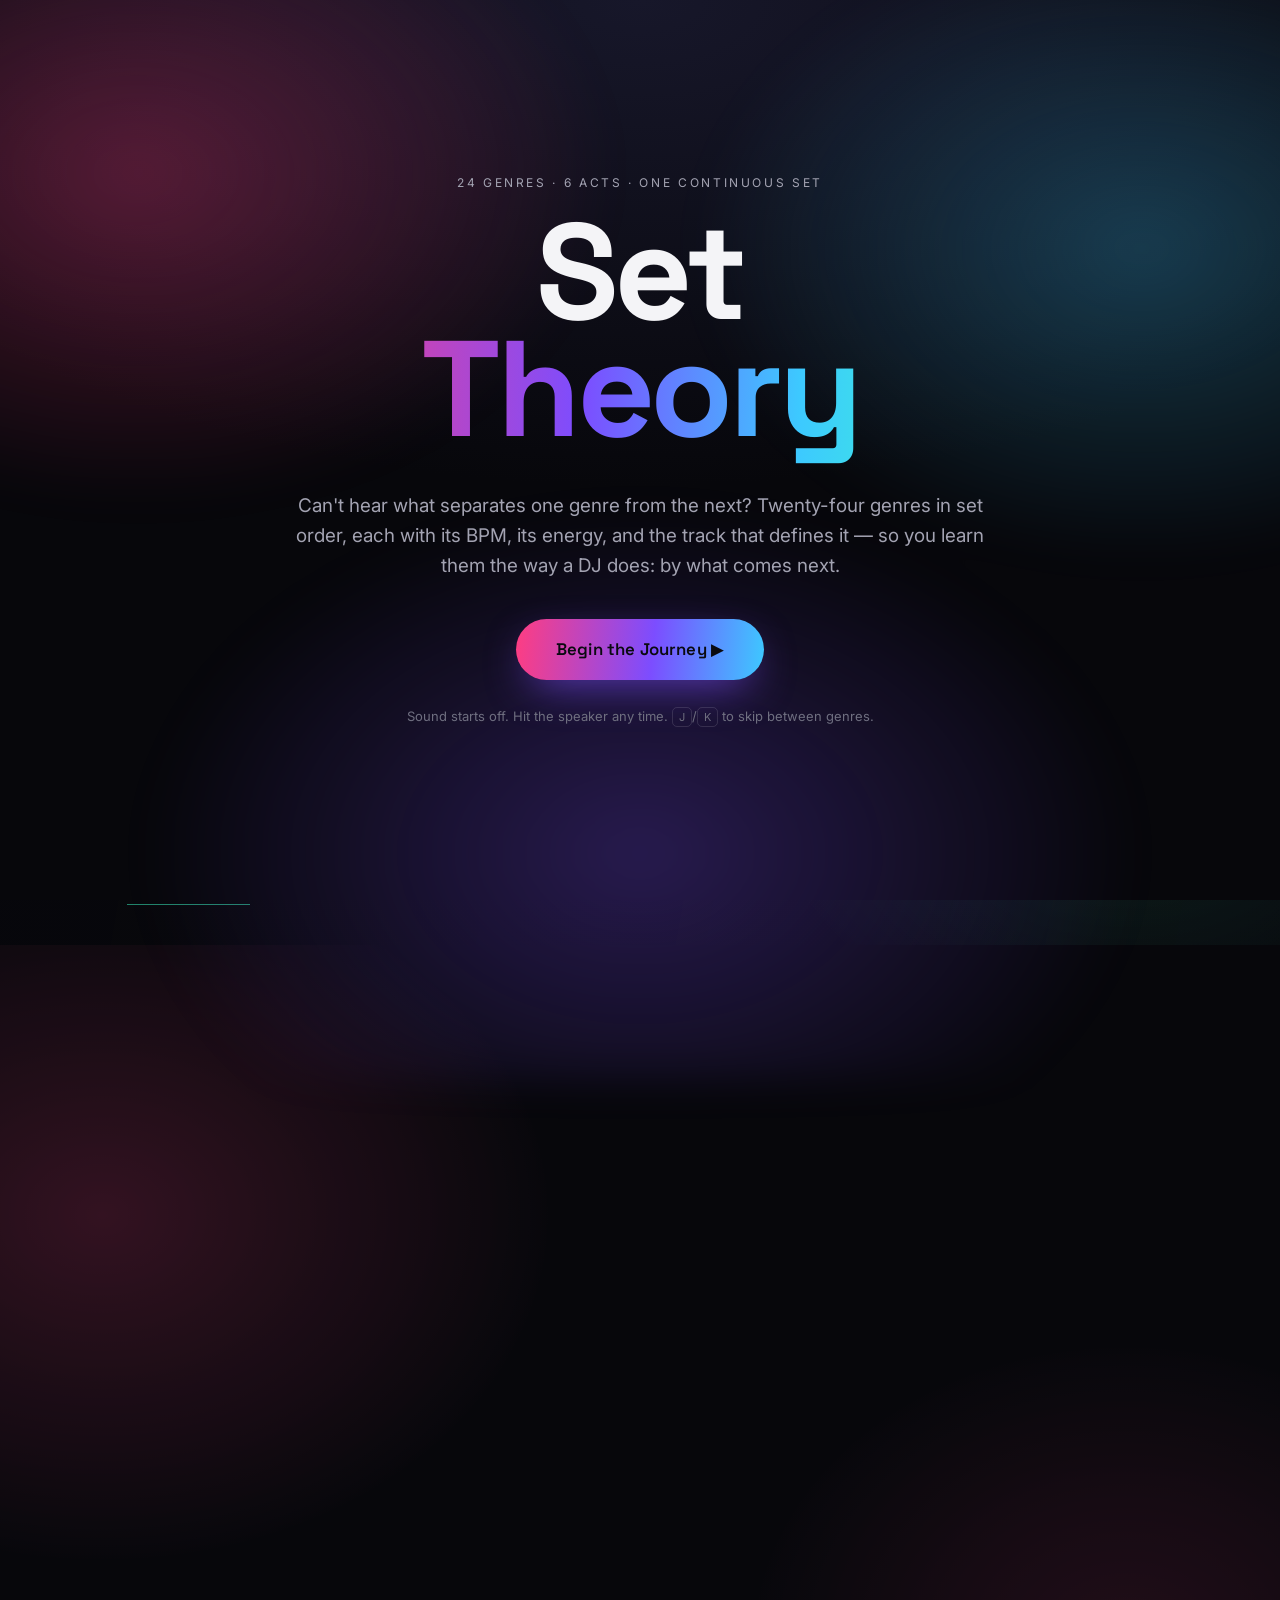
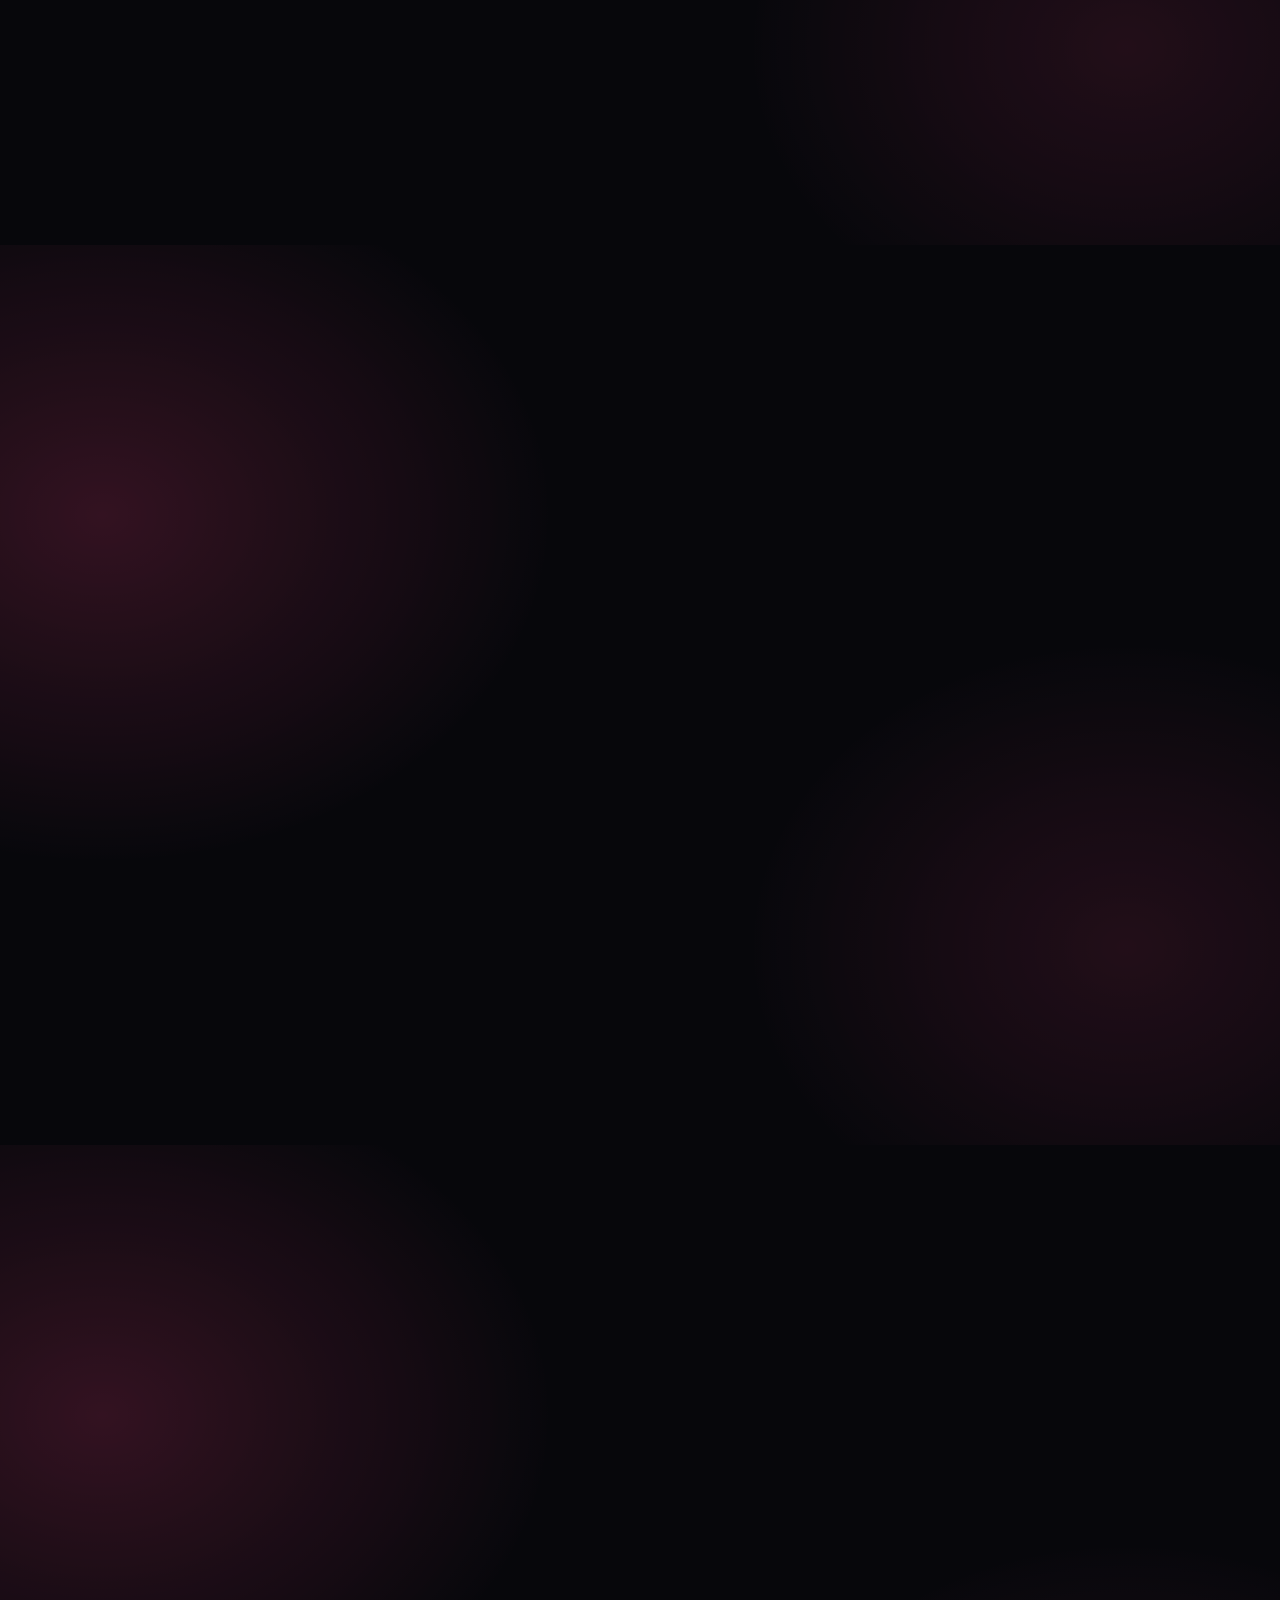
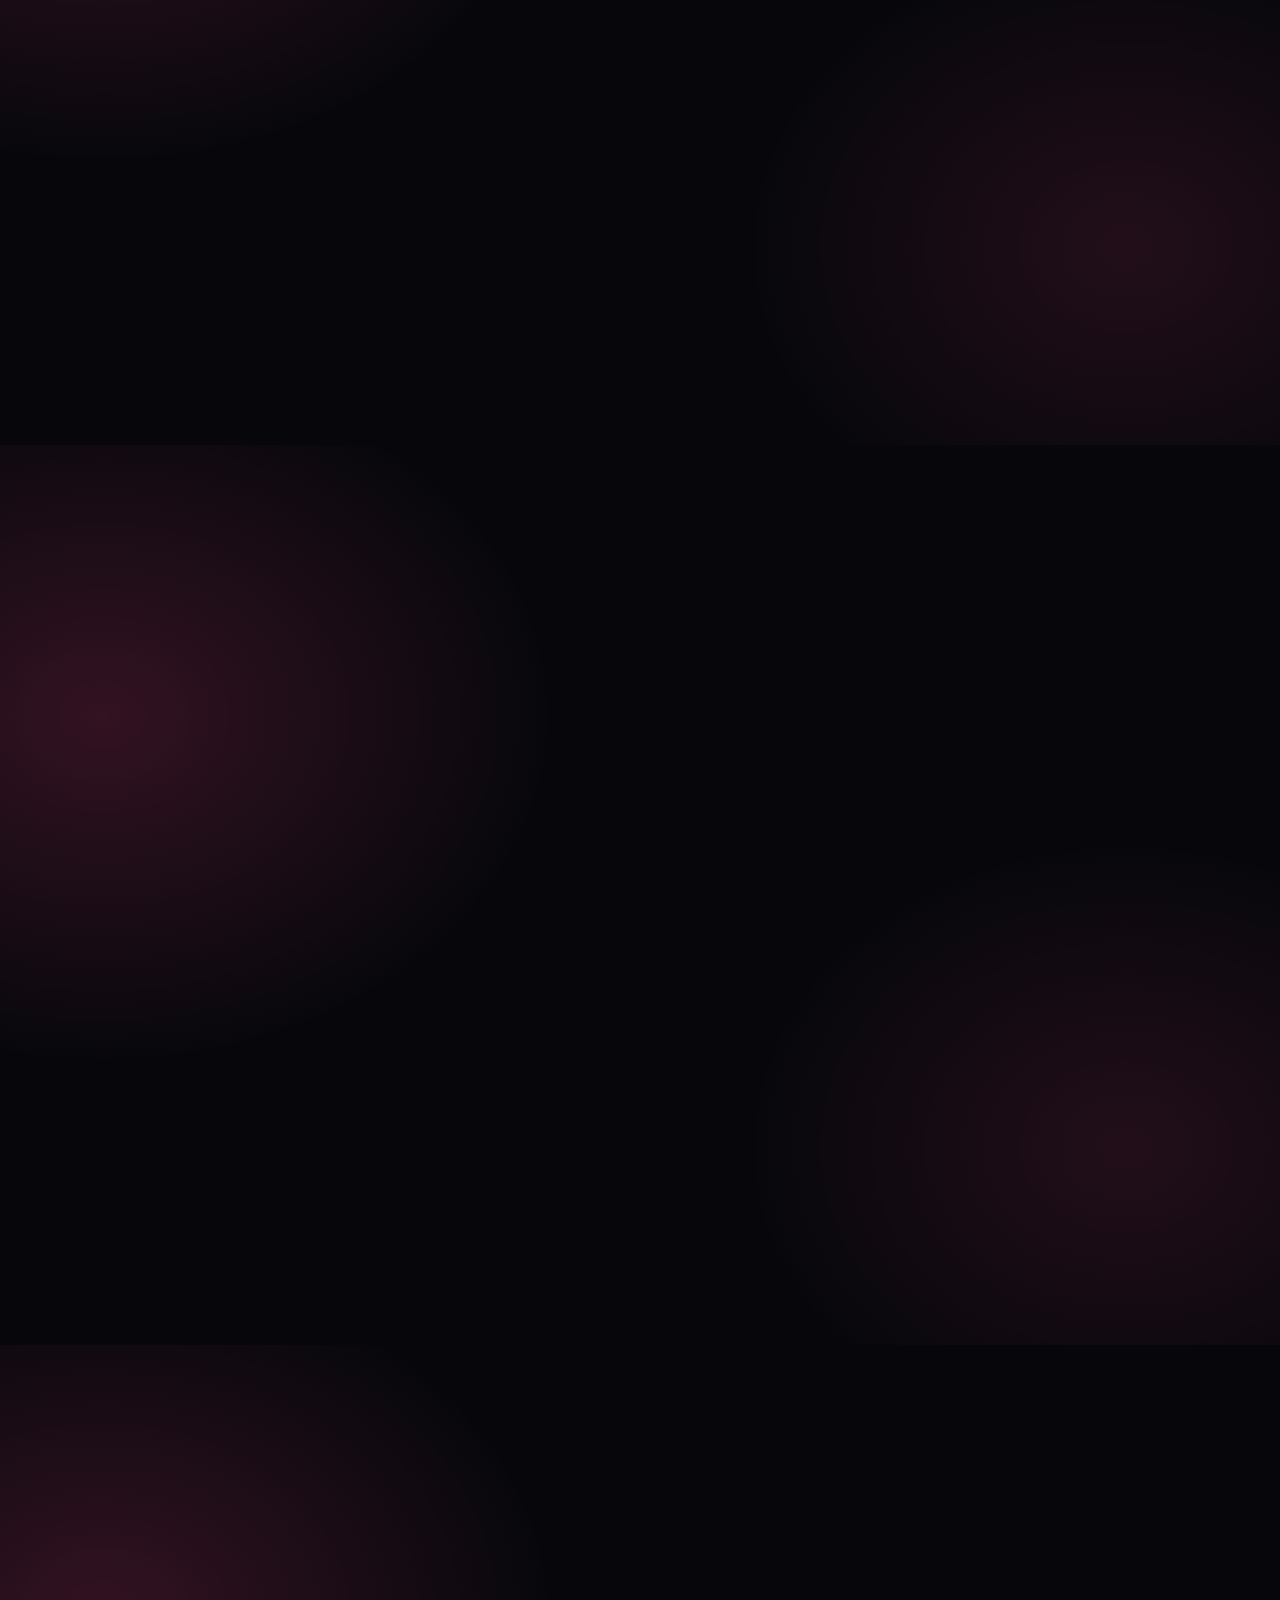
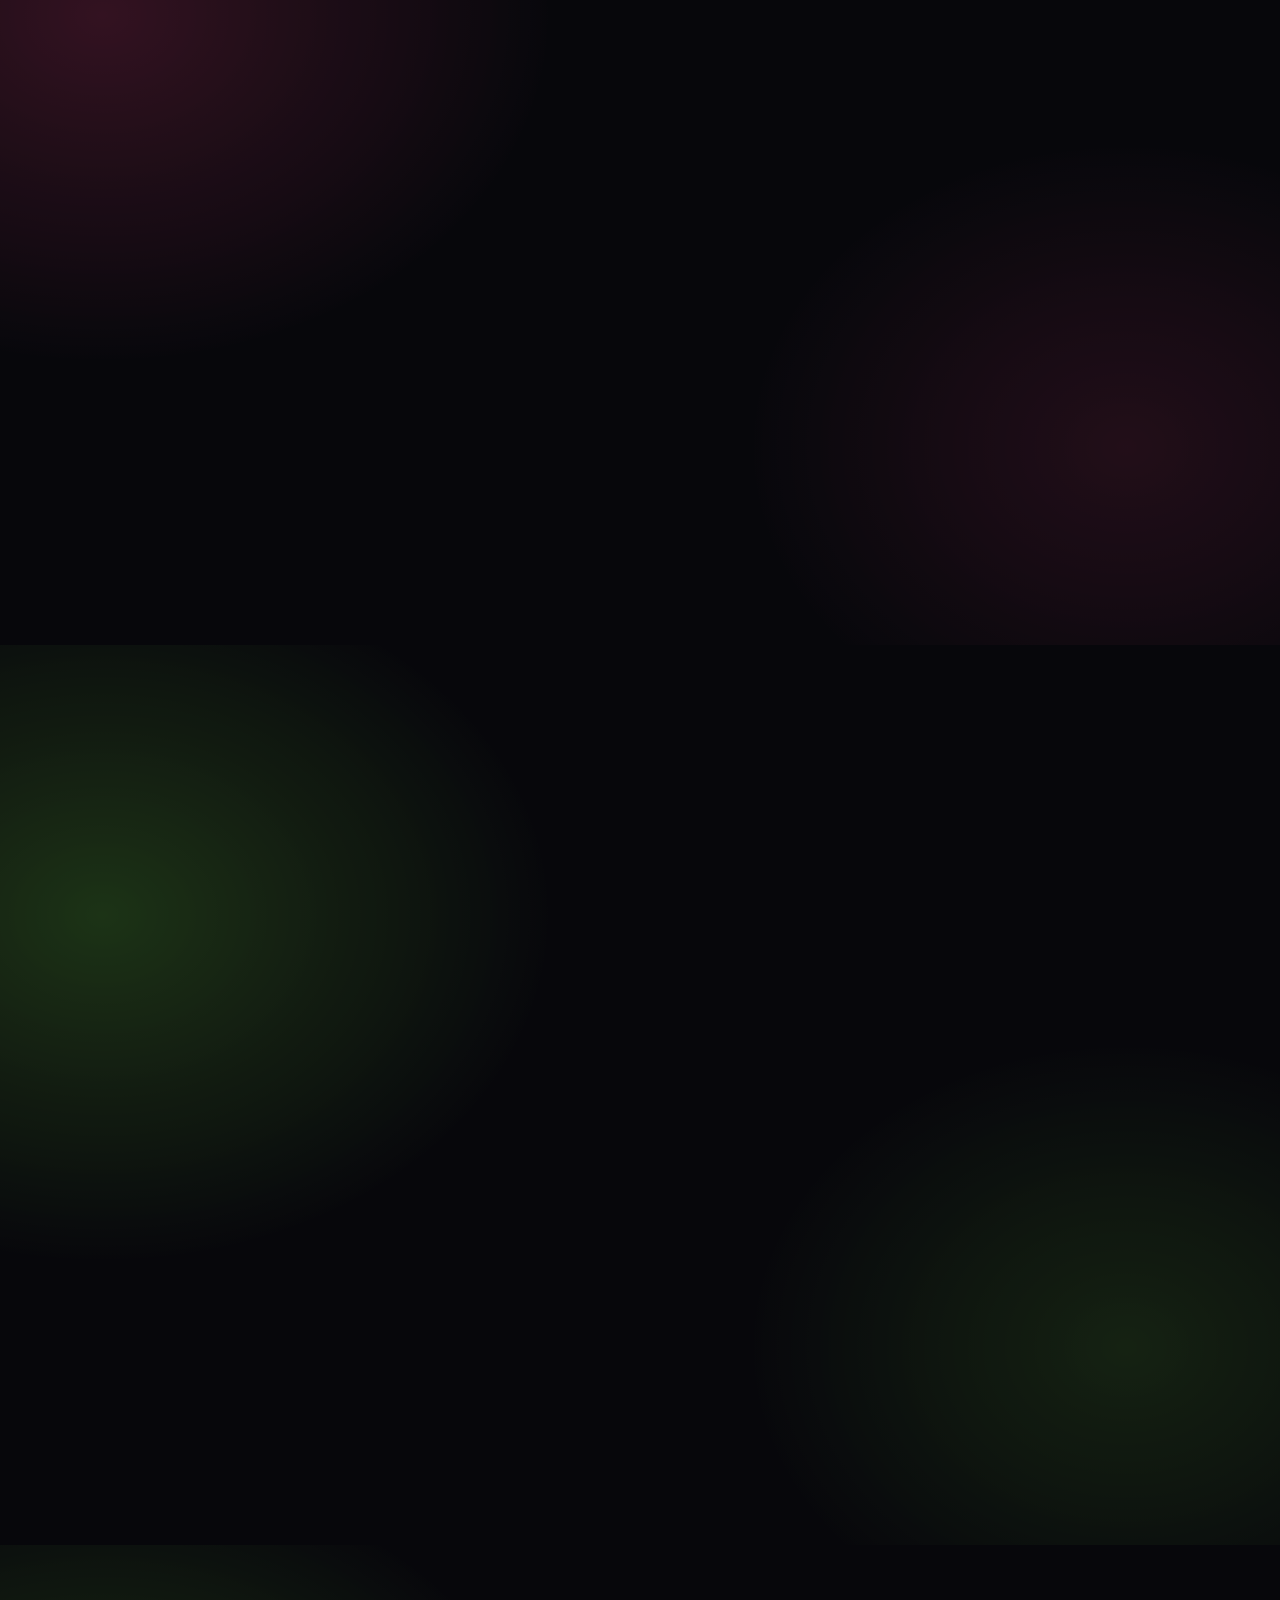
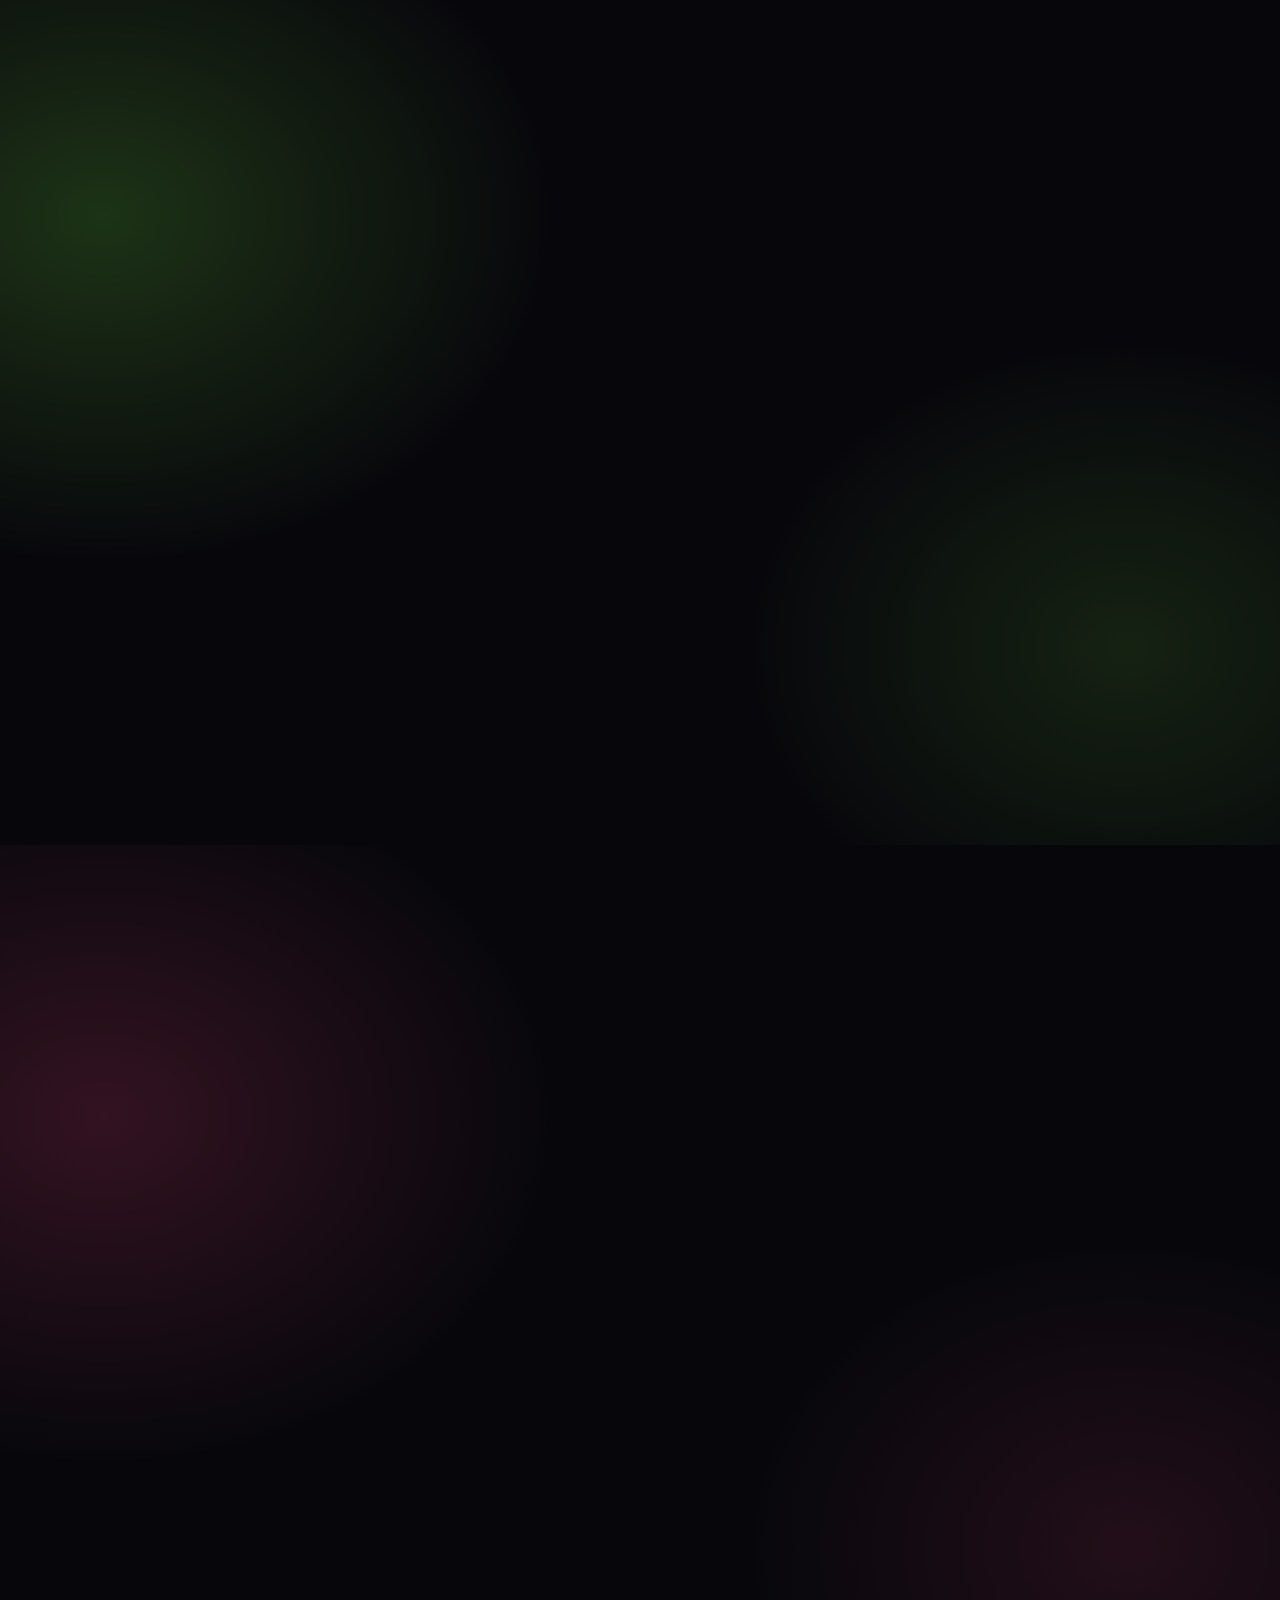
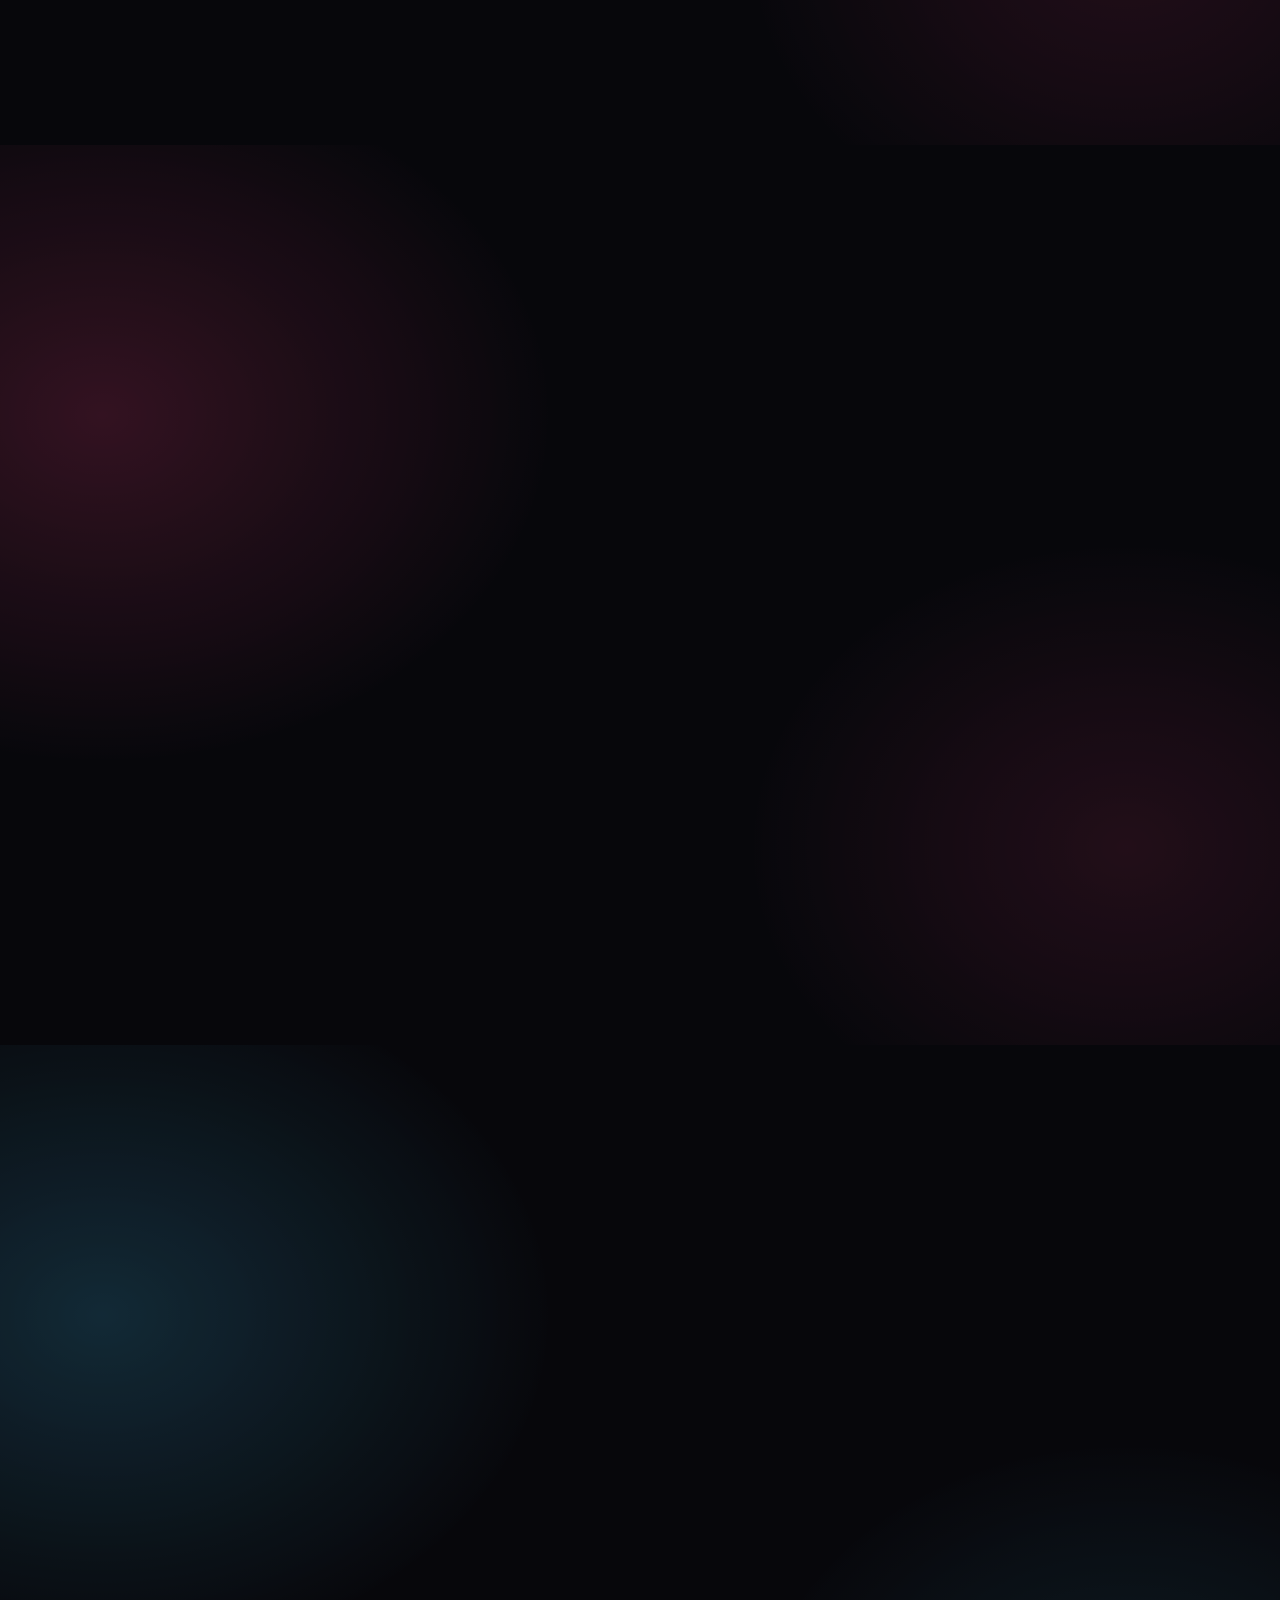
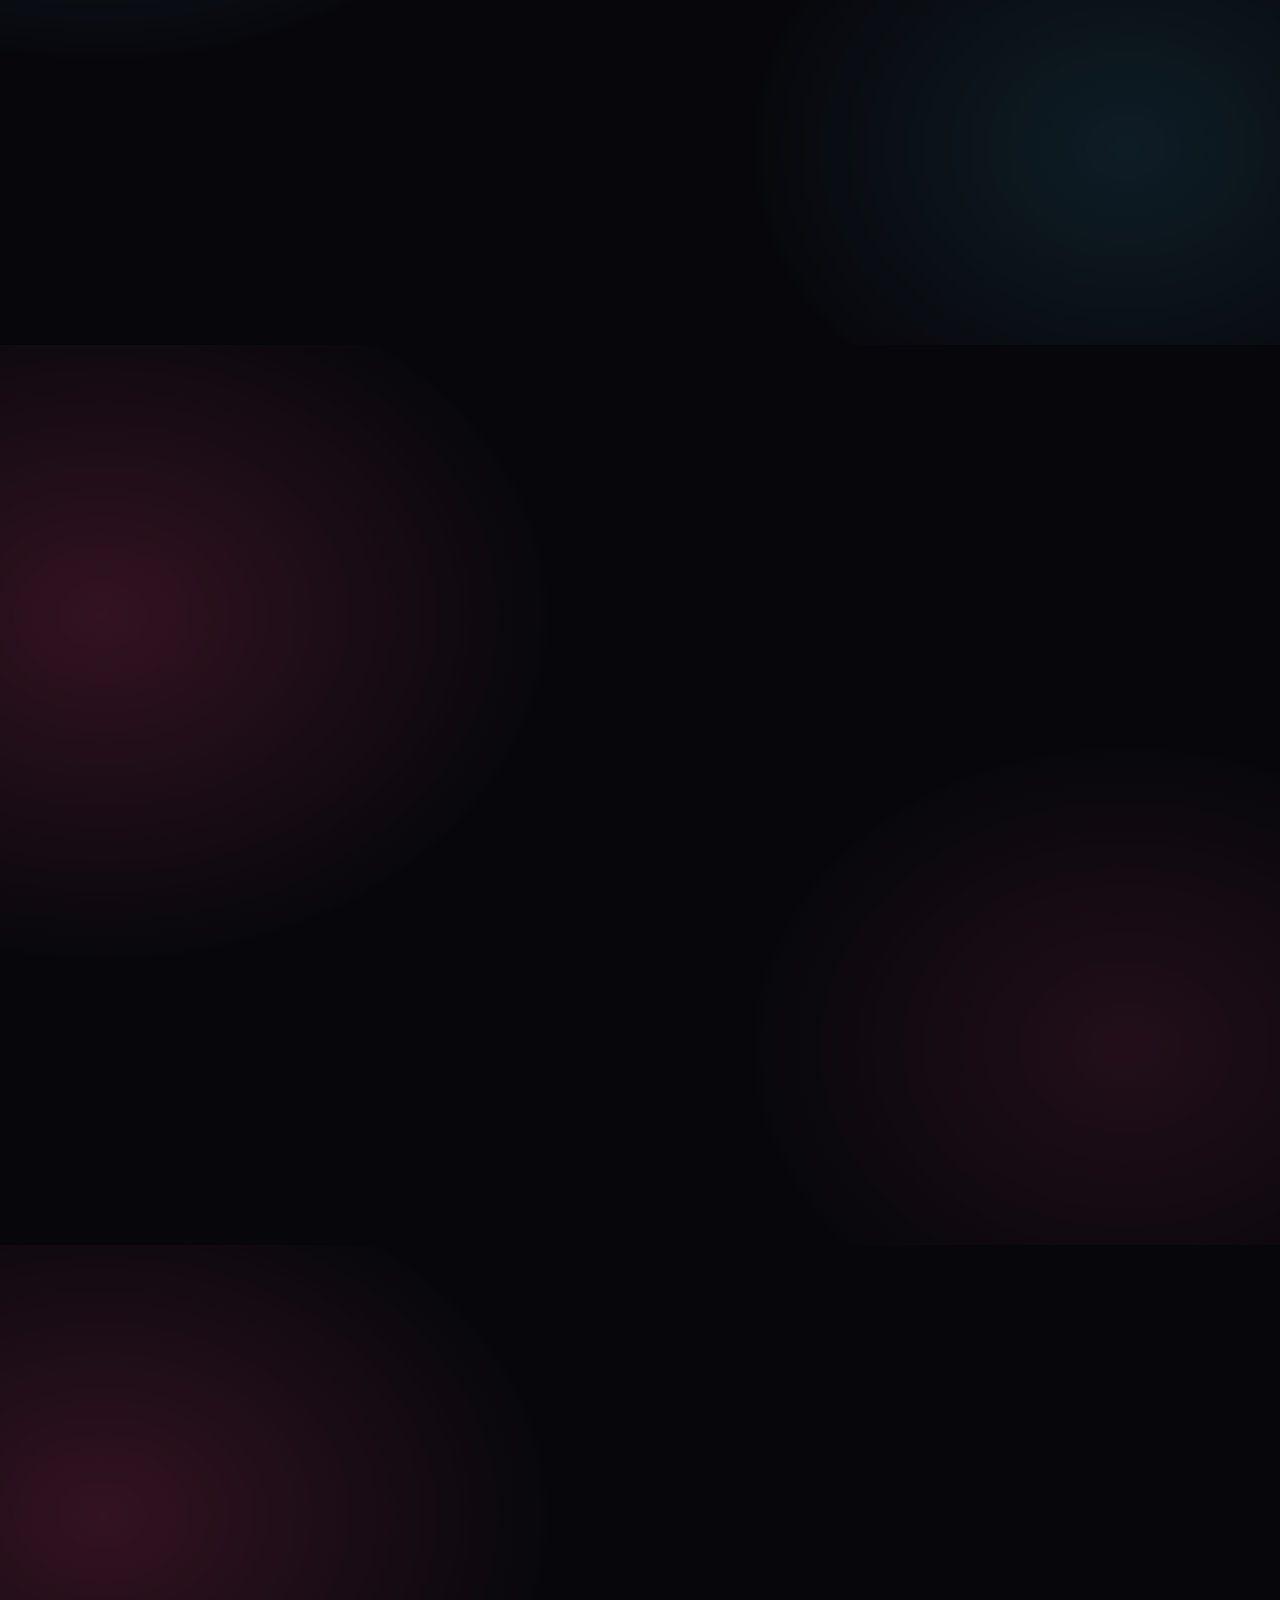
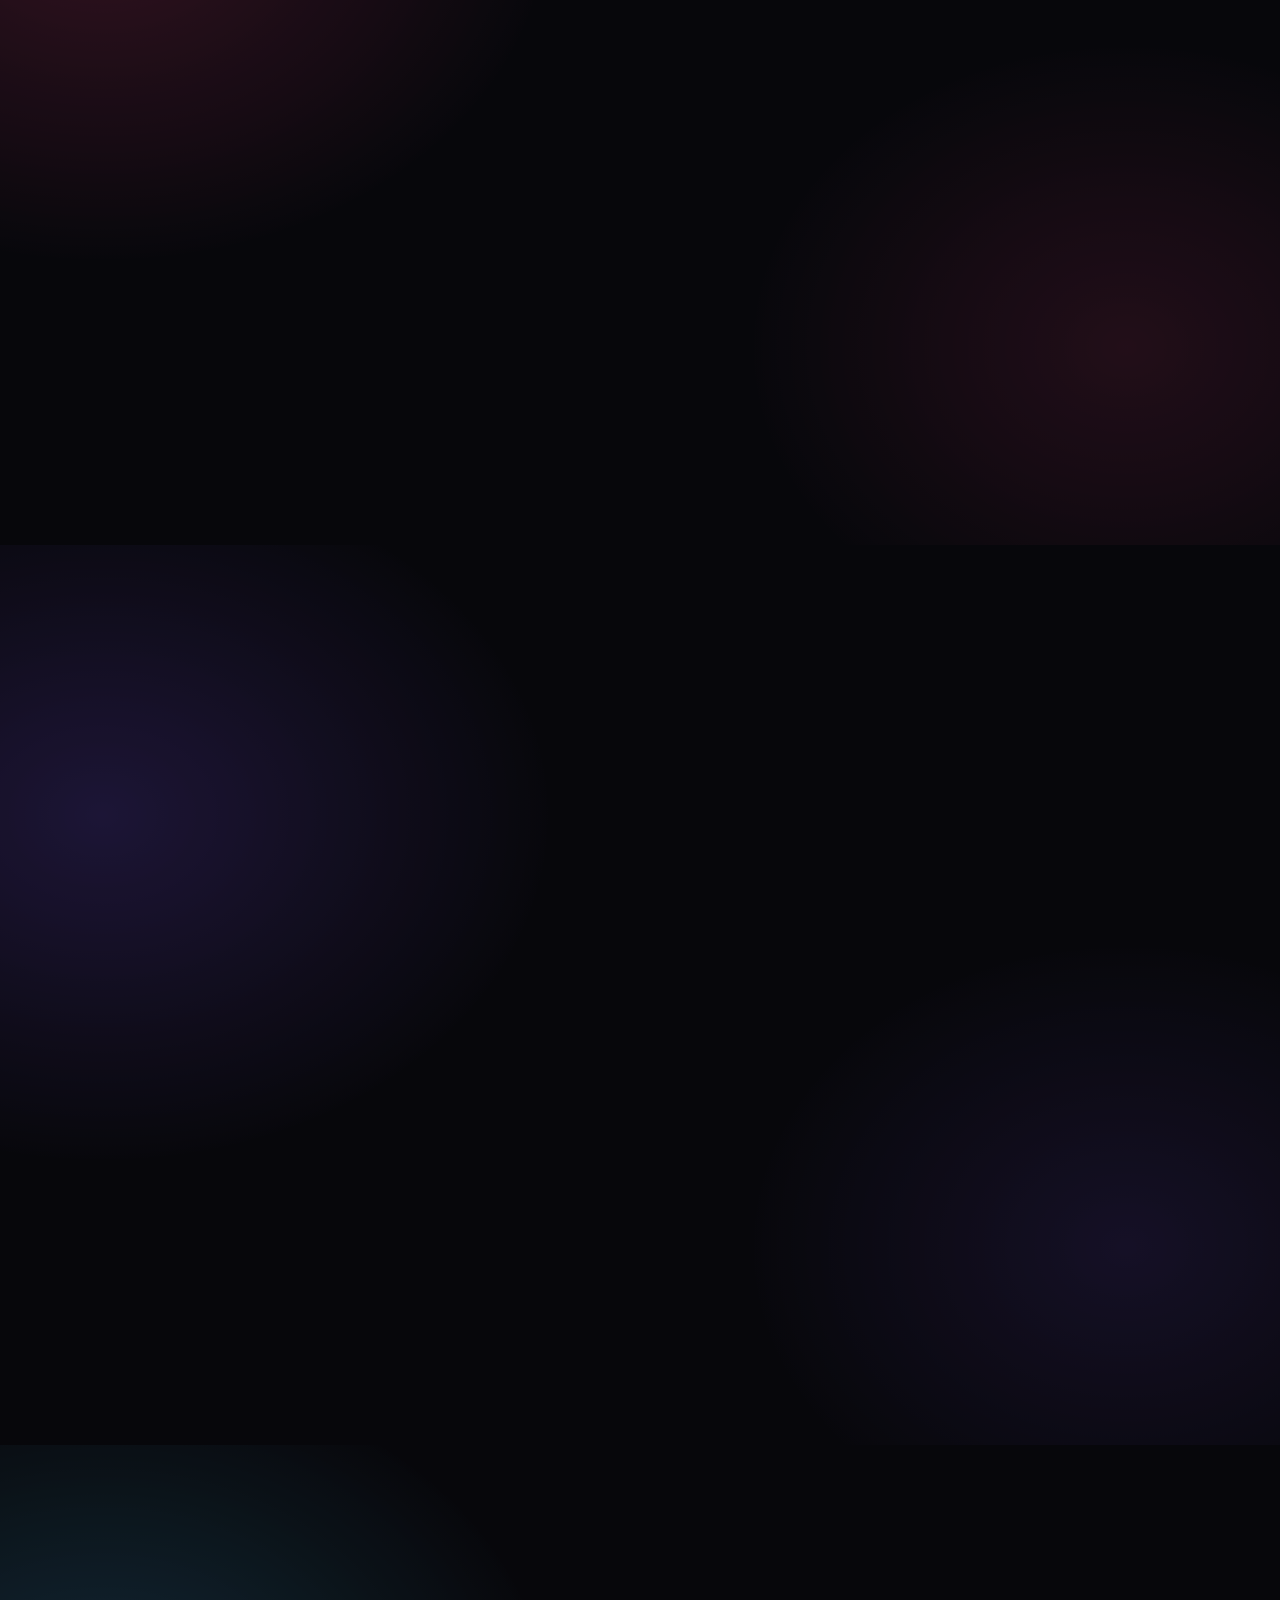
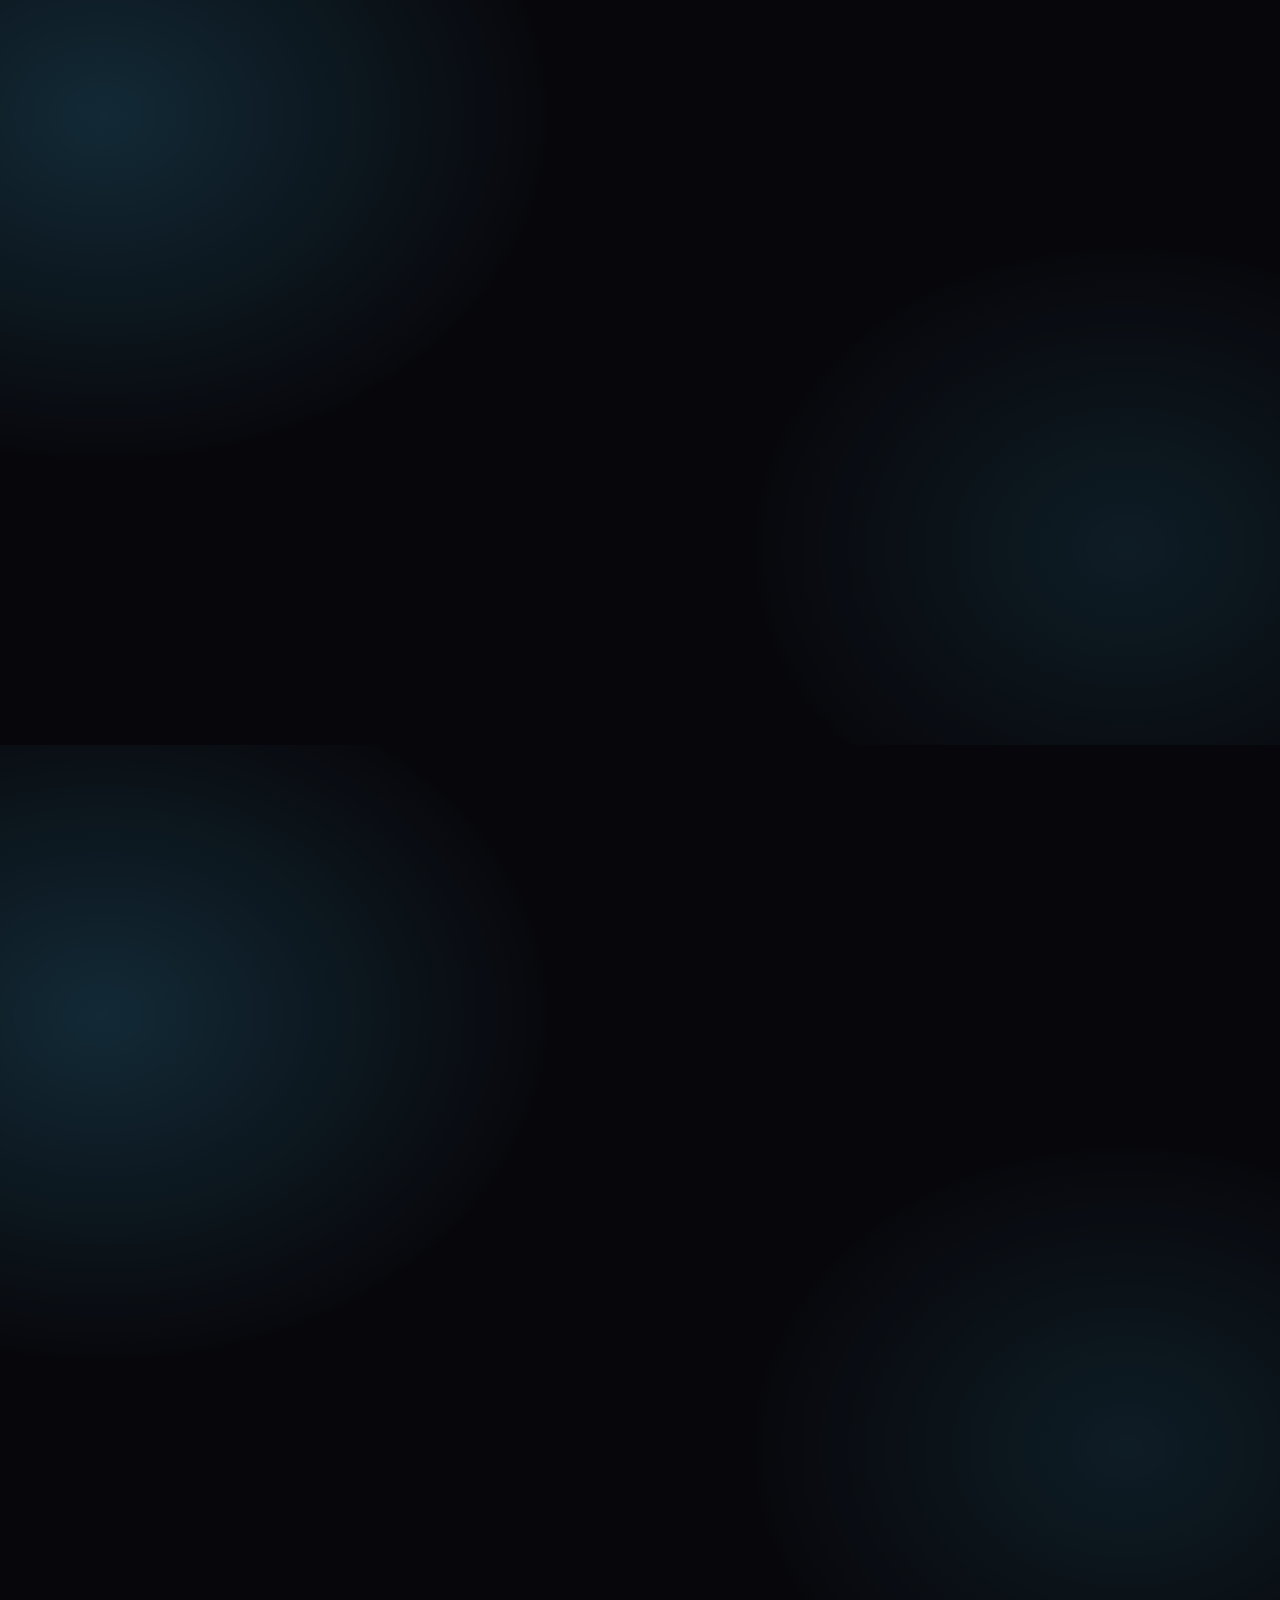
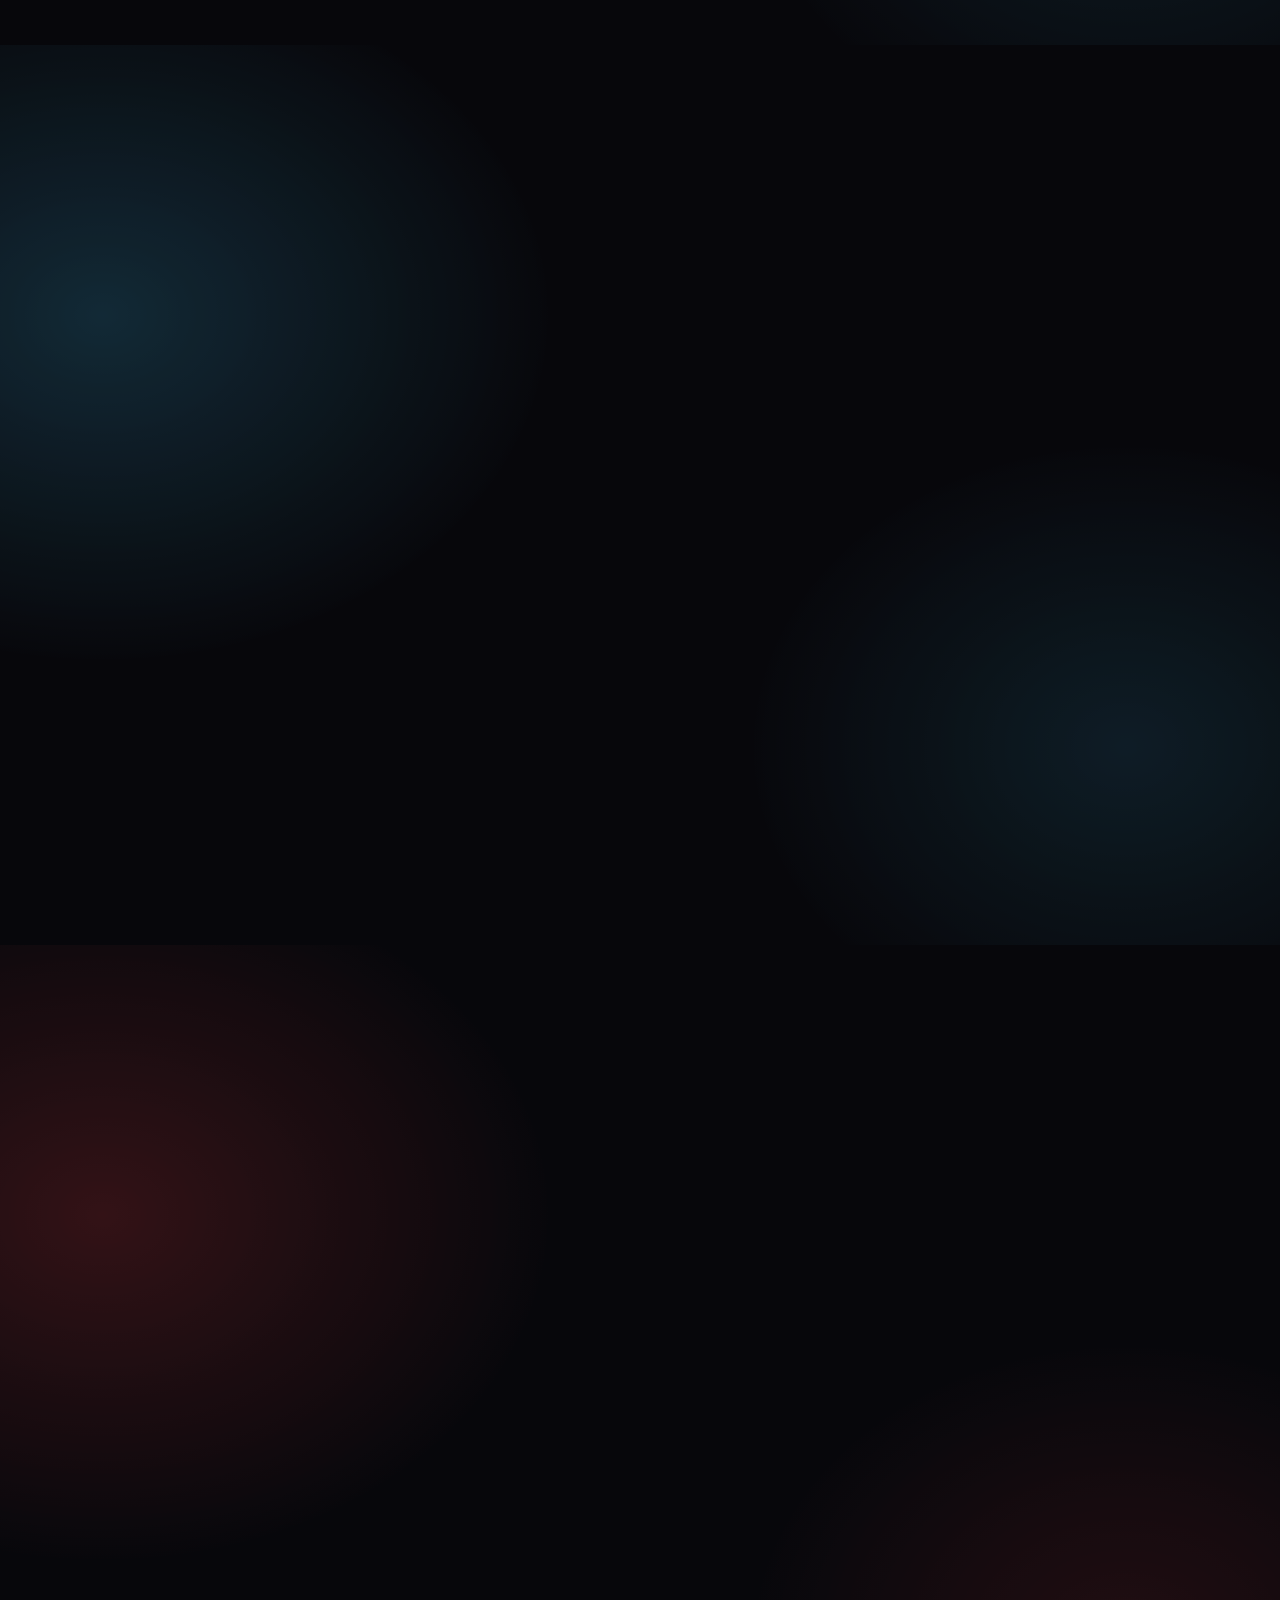
<file: index.html>
<!DOCTYPE html>
<html lang="en">
<head>
<meta charset="utf-8">
<meta name="viewport" content="width=device-width, initial-scale=1, viewport-fit=cover">
<title>Set Theory</title>
<meta name="description" content="">
<link rel="preconnect" href="https://fonts.googleapis.com">
<link rel="preconnect" href="https://fonts.gstatic.com" crossorigin>
<link href="https://fonts.googleapis.com/css2?family=Space+Grotesk:wght@400;500;600;700&family=Inter:wght@400;500;600&display=swap" rel="stylesheet">
<link rel="stylesheet" href="css/styles.css">
</head>
<body class="is-locked">

<!-- ===== Intro ===== -->
<div class="intro" id="intro">
  <div class="intro__glow" aria-hidden="true"></div>
  <div class="intro__inner">
    <p class="intro__kicker" data-i18n="introKicker"></p>
    <h1 class="intro__title">Set<span>Theory</span></h1>
    <p class="intro__pitch" data-i18n="introPitch"></p>
    <button class="btn-begin" id="begin" type="button" data-i18n="begin"></button>
    <p class="intro__hint" data-i18n-html="introHint"></p>
  </div>
</div>

<!-- ===== Top chrome ===== -->
<header class="topbar" id="topbar">
  <div class="topbar__row">
    <span class="topbar__brand">Set&nbsp;Theory</span>
    <span class="topbar__now" id="now-playing">
      <span class="topbar__act" id="now-act"></span>
      <span class="topbar__sep">·</span>
      <span class="topbar__genre" id="now-genre"></span>
    </span>
    <span class="topbar__tools">
      <span class="topbar__count" id="now-count">01 / 24</span>
      <div class="search" id="search">
        <button class="iconbtn" id="search-toggle" type="button"
                data-i18n-aria-label="searchToggle" aria-expanded="false">
          <svg viewBox="0 0 24 24" aria-hidden="true"><circle cx="11" cy="11" r="7"/><path d="M20 20l-3.5-3.5"/></svg>
        </button>
        <input class="search__input" id="search-input" type="text" data-i18n-placeholder="searchPlaceholder" data-i18n-aria-label="searchPlaceholder"
               autocomplete="off" spellcheck="false" aria-label="Jump to a genre or artist">
        <ul class="search__results" id="search-results"></ul>
      </div>
      <button class="iconbtn iconbtn--sound" id="sound-toggle" type="button"
              aria-label="Turn sound on" aria-pressed="false">
        <svg class="ic-muted" viewBox="0 0 24 24" aria-hidden="true"><path d="M4 9v6h4l5 4V5L8 9H4z"/><path d="M17 9l4 6M21 9l-4 6"/></svg>
        <svg class="ic-loud" viewBox="0 0 24 24" aria-hidden="true"><path d="M4 9v6h4l5 4V5L8 9H4z"/><path d="M16.5 8.5a5 5 0 010 7M19 6a8.5 8.5 0 010 12"/></svg>
      </button>
      <button class="iconbtn iconbtn--player" id="player-toggle" type="button"
              aria-label="Let clicks reach the video — use this to skip an ad"
              title="Let clicks reach the video — use this to skip an ad"
              data-i18n-aria-label="playerToggle" data-i18n-title="playerToggle"
              aria-pressed="false">
        <svg viewBox="0 0 24 24" aria-hidden="true"><path d="M5 2.5l14.5 9.2-6.3 1.2 3.6 6.6-2.3 1.3-3.6-6.6-4 4.4z"/></svg>
      </button>
      <button class="iconbtn iconbtn--lang" id="lang-toggle" type="button" aria-label="Prepnúť na slovenčinu">SK</button>
    </span>
  </div>
  <div class="topbar__progress"><span id="progress-fill"></span></div>
</header>

<!-- ===== Side rail ===== -->
<nav class="rail" id="rail" aria-label="Genre navigation"></nav>

<!-- ===== Sections (rendered from data.js) ===== -->
<main id="journey"></main>

<!-- ===== Outro ===== -->
<section class="outro" id="outro">
  <div class="outro__inner">
    <p class="outro__kicker" data-i18n="outroKicker"></p>
    <h2 class="outro__title" data-i18n="outroTitle"></h2>
    <p class="outro__text" data-i18n="outroText"></p>
    <p class="outro__note" data-i18n-html="outroNote"></p>

    <section class="craft" aria-labelledby="craft-title">
      <h3 class="craft__title" id="craft-title" data-i18n="craftTitle"></h3>
      <p class="craft__sub" data-i18n="craftSub"></p>

      <ul class="craft__list">
        <li class="craft__item" style="--accent:#3dffc9">
          <h4 data-i18n="craft.0.h"></h4>
          <p data-i18n="craft.0.p"></p>
        </li>

        <li class="craft__item" style="--accent:#ff3d81">
          <h4 data-i18n="craft.1.h"></h4>
          <p data-i18n="craft.1.p"></p>
        </li>

        <li class="craft__item" style="--accent:#3dc9ff">
          <h4 data-i18n="craft.2.h"></h4>
          <p data-i18n="craft.2.p"></p>
        </li>

        <li class="craft__item" style="--accent:#7cff3d">
          <h4 data-i18n="craft.3.h"></h4>
          <p data-i18n="craft.3.p"></p>
        </li>

        <li class="craft__item" style="--accent:#7c4dff">
          <h4 data-i18n="craft.4.h"></h4>
          <p data-i18n="craft.4.p"></p>
        </li>

        <li class="craft__item" style="--accent:#ffd23d">
          <h4 data-i18n="craft.5.h"></h4>
          <p data-i18n="craft.5.p"></p>
        </li>
      </ul>
    </section>

    <section class="recap-block" aria-labelledby="recap-title">
      <h3 class="craft__title" id="recap-title" data-i18n="recapTitle"></h3>
      <p class="craft__sub" data-i18n="recapSub"></p>
      <div class="outro__grid" id="outro-grid"></div>
    </section>
    <div class="outro__cta">
      <a class="btn-begin" href="quiz/" data-i18n="quizCta"></a>
      <p class="outro__ctanote" data-i18n="quizCtaNote"></p>
    </div>
    <button class="btn-begin btn-begin--ghost" id="restart" type="button" data-i18n="restart"></button>
  </div>
</section>

<!-- ===== Glossary popover ===== -->
<div class="termpop" id="termpop" role="dialog" aria-labelledby="termpop-title" hidden>
  <h4 class="termpop__term" id="termpop-title"></h4>
  <p class="termpop__def"></p>
</div>

<!-- ===== Toast ===== -->
<div class="toast" id="toast" role="status" aria-live="polite" data-i18n="toast"></div>

<script src="js/i18n/en.js"></script>
<script src="js/i18n/sk.js"></script>
<script src="js/i18n.js"></script>
<script src="js/data.js"></script>
<script src="js/audio-engine.js"></script>
<script src="js/app.js"></script>
</body>
</html>
</file>
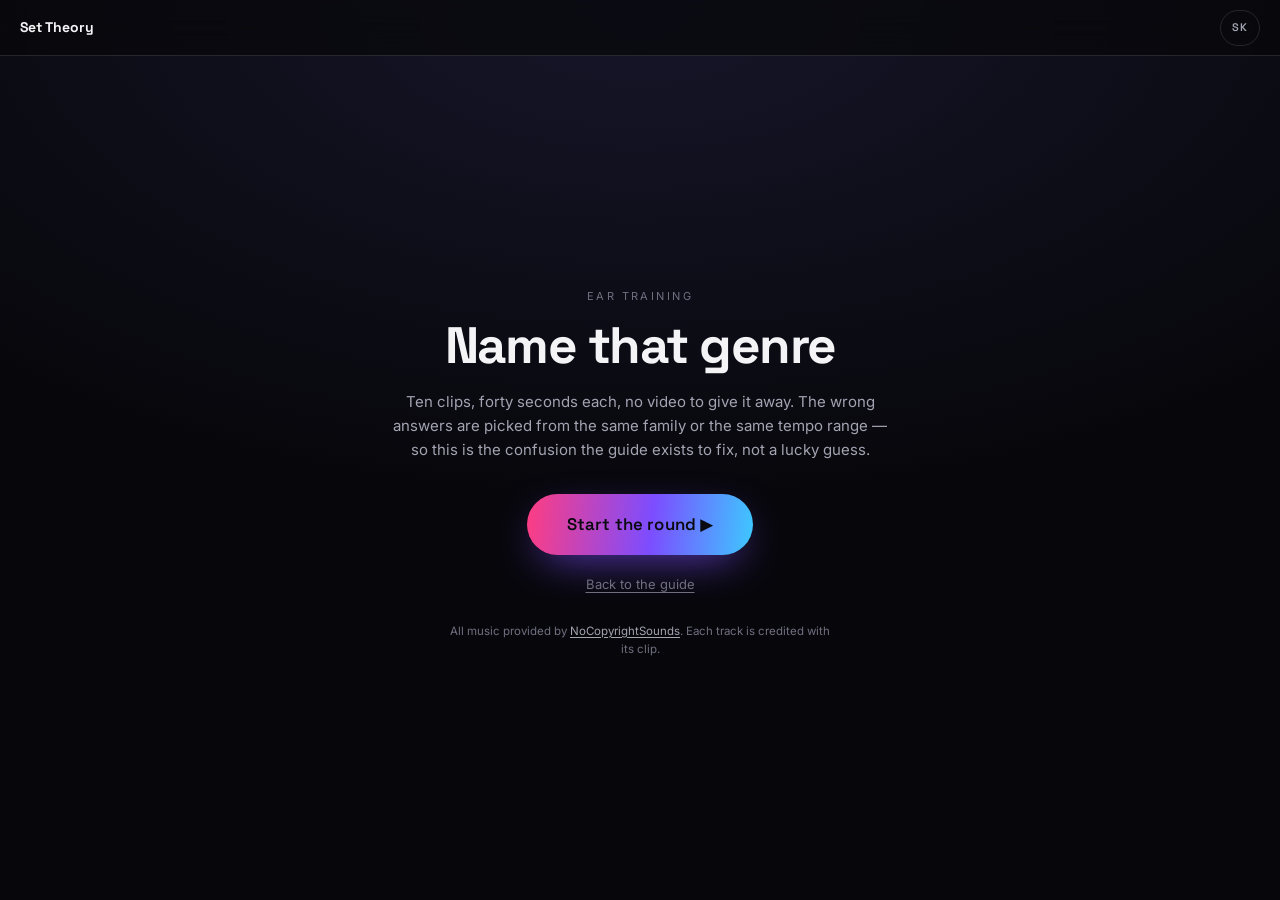
<file: quiz/index.html>
<!doctype html>
<html lang="en">
  <head>
    <meta charset="utf-8" />
    <meta
      name="viewport"
      content="width=device-width, initial-scale=1, viewport-fit=cover"
    />
    <title>Set Theory</title>
    <meta name="description" content="" />
    <link rel="preconnect" href="https://fonts.googleapis.com" />
    <link rel="preconnect" href="https://fonts.gstatic.com" crossorigin />
    <link
      href="https://fonts.googleapis.com/css2?family=Space+Grotesk:wght@400;500;600;700&family=Inter:wght@400;500;600&display=swap"
      rel="stylesheet"
    />
    <link rel="stylesheet" href="../css/styles.css" />
  </head>
  <body class="quiz-page">
    <!-- Shaped like the guide's topbar: brand on the left, counter on the right.
     The progress lives here rather than in the page body so the question itself
     starts at the top of the screen. -->
    <header class="quiz-bar">
      <a class="quiz-bar__brand" href="../">Set&nbsp;Theory</a>
      <span class="quiz-bar__tools">
        <span class="quiz__dots" id="quiz-dots"></span>
        <span class="quiz-bar__count" id="quiz-progress"></span>
        <button
          class="iconbtn iconbtn--lang"
          id="lang-toggle"
          type="button"
        ></button>
      </span>
    </header>

    <section class="quiz" id="quiz" hidden aria-labelledby="quiz-title">
      <div class="quiz__inner">
        <div class="quiz__screen" id="quiz-start">
          <p class="quiz__kicker" data-i18n="quizKicker"></p>
          <h2 class="quiz__title" id="quiz-title" data-i18n="quizTitle"></h2>
          <p class="quiz__lede" data-i18n="quizLede"></p>
          <button
            class="btn-begin"
            id="quiz-begin"
            type="button"
            data-i18n="quizBegin"
          ></button>
          <button
            class="quiz__link"
            type="button"
            data-quiz-exit
            data-i18n="quizBack"
          ></button>
          <p class="quiz__ncs" data-ncs-credit></p>
        </div>

        <div class="quiz__screen" id="quiz-play" hidden>
          <button class="quiz__player" id="quiz-replay" type="button">
            <svg class="ic-play" viewBox="0 0 24 24" aria-hidden="true">
              <path d="M5 3l14 9-14 9V3z" />
            </svg>
            <svg class="ic-pause" viewBox="0 0 24 24" aria-hidden="true">
              <path d="M7 4h4v16H7zM13 4h4v16h-4z" />
            </svg>
            <span class="quiz__track-bar"><i id="quiz-bar"></i></span>
          </button>

          <ul class="quiz__options" id="quiz-options"></ul>

          <div class="quiz__reveal" id="quiz-reveal" hidden>
            <p class="quiz__verdict" id="quiz-verdict"></p>
            <p class="quiz__why" id="quiz-why"></p>
            <p class="quiz__track" id="quiz-track"></p>
            <button class="btn-begin" id="quiz-next" type="button"></button>
          </div>
        </div>

        <div class="quiz__screen" id="quiz-done" hidden>
          <p class="quiz__kicker" data-i18n="quizDoneKicker"></p>
          <p class="quiz__bigscore" id="quiz-done-score"></p>
          <p class="quiz__lede" id="quiz-done-verdict"></p>
          <ul class="quiz__misses" id="quiz-done-list"></ul>
          <button
            class="btn-begin"
            id="quiz-again"
            type="button"
            data-i18n="quizAgain"
          ></button>
          <button
            class="quiz__link"
            type="button"
            data-quiz-exit
            data-i18n="quizBack"
          ></button>
          <p class="quiz__ncs" data-ncs-credit></p>
        </div>
      </div>
    </section>

    <script src="../js/i18n/en.js"></script>
    <script src="../js/i18n/sk.js"></script>
    <script src="../js/i18n.js"></script>
    <script src="../js/data.js"></script>
    <script src="../js/quiz.js"></script>
    <script src="../js/quiz-page.js"></script>
  </body>
</html>
</file>
<file: css/styles.css>
/* Set Theory — styles
   ------------------------------------------------------------------
   Sections carry their family accent as --accent; everything inside
   (chips, rules, glows, rail dots) reads from that one variable.        */

:root {
  --bg: #07070b;
  --ink: #f4f4f7;
  --ink-dim: #a3a3b2;
  --ink-faint: #6f6f80;
  --line: rgba(255, 255, 255, 0.12);
  --now-accent: #ff3d81;
  --display: "Space Grotesk", "Helvetica Neue", system-ui, sans-serif;
  --body: "Inter", system-ui, -apple-system, "Segoe UI", sans-serif;
  --bar: 56px;
}

* {
  box-sizing: border-box;
}

html {
  scroll-behavior: smooth;
}

body {
  margin: 0;
  background: var(--bg);
  color: var(--ink);
  font-family: var(--body);
  font-size: 17px;
  line-height: 1.6;
  -webkit-font-smoothing: antialiased;
  overflow-x: hidden;
}

body.is-locked {
  overflow: hidden;
  height: 100vh;
}

h1,
h2 {
  margin: 0;
  font-family: var(--display);
  font-weight: 700;
  letter-spacing: -0.03em;
}
p {
  margin: 0;
}
button {
  font: inherit;
  color: inherit;
  background: none;
  border: 0;
  cursor: pointer;
}
a {
  color: inherit;
}

:focus-visible {
  outline: 2px solid var(--accent, var(--now-accent));
  outline-offset: 3px;
  border-radius: 4px;
}

/* ============================ INTRO ============================ */

.intro {
  position: fixed;
  inset: 0;
  z-index: 90;
  display: grid;
  place-items: center;
  padding: 6vh 24px;
  background: radial-gradient(120% 90% at 50% 0%, #17172a 0%, var(--bg) 60%);
  transition:
    opacity 0.7s ease,
    visibility 0.7s;
}

body.is-started .intro {
  opacity: 0;
  visibility: hidden;
  pointer-events: none;
}

.intro__glow {
  position: absolute;
  inset: -20%;
  background:
    radial-gradient(
      38% 38% at 22% 28%,
      rgba(255, 61, 129, 0.3),
      transparent 70%
    ),
    radial-gradient(
      36% 36% at 78% 34%,
      rgba(61, 201, 255, 0.26),
      transparent 70%
    ),
    radial-gradient(
      40% 40% at 50% 82%,
      rgba(124, 77, 255, 0.28),
      transparent 70%
    );
  filter: blur(20px);
  animation: drift 22s ease-in-out infinite alternate;
}

@keyframes drift {
  from {
    transform: translate3d(-3%, -2%, 0) scale(1);
  }
  to {
    transform: translate3d(3%, 2%, 0) scale(1.12);
  }
}

.intro__inner {
  position: relative;
  max-width: 720px;
  text-align: center;
}

.intro__kicker {
  font-size: 12px;
  letter-spacing: 0.22em;
  text-transform: uppercase;
  color: var(--ink-dim);
  margin-bottom: 22px;
}

.intro__title {
  font-size: clamp(3.6rem, 13vw, 8.5rem);
  line-height: 0.86;
  margin-bottom: 26px;
}

.intro__title span {
  display: block;
  /* The gradient is clipped to the line box, which at line-height 0.86 sits above
     the descender — without this padding the "y" in Theory gets cut off. */
  padding-bottom: 0.12em;
  background: linear-gradient(
    92deg,
    #ff3d81,
    #7c4dff 42%,
    #3dc9ff 72%,
    #3dffc9
  );
  -webkit-background-clip: text;
  background-clip: text;
  color: transparent;
}

.intro__pitch {
  font-size: clamp(1rem, 2.2vw, 1.18rem);
  color: var(--ink-dim);
  /* Sized so the pitch sets in three lines without leaving a one-word last
     line — retune this if the copy changes length. */
  max-width: 39em;
  margin: 0 auto 38px;
  text-wrap: pretty;
}

/* Used on both <button> and <a>, so it cannot rely on the button defaults:
   an inline anchor would leak its vertical padding over the lines around it
   and keep the browser's underline. */
.btn-begin {
  display: inline-block;
  text-decoration: none;
  font-family: var(--display);
  font-size: 1.05rem;
  font-weight: 600;
  letter-spacing: 0.01em;
  padding: 17px 40px;
  border-radius: 999px;
  color: #0a0a10;
  background: linear-gradient(96deg, #ff3d81, #7c4dff 55%, #3dc9ff);
  box-shadow: 0 14px 44px -14px rgba(124, 77, 255, 0.85);
  transition:
    transform 0.25s ease,
    box-shadow 0.25s ease;
}

.btn-begin:hover {
  transform: translateY(-2px);
  box-shadow: 0 20px 52px -14px rgba(124, 77, 255, 1);
}

.btn-begin--ghost {
  color: var(--ink);
  background: none;
  border: 1px solid var(--line);
  box-shadow: none;
}

.btn-begin--ghost:hover {
  border-color: var(--ink-dim);
  box-shadow: none;
}

.intro__hint {
  margin-top: 26px;
  font-size: 13px;
  color: var(--ink-faint);
}

kbd {
  font-family: var(--body);
  font-size: 11px;
  padding: 2px 6px;
  border: 1px solid var(--line);
  border-radius: 5px;
}

/* ============================ TOP BAR ============================ */

.topbar {
  position: fixed;
  top: 0;
  left: 0;
  right: 0;
  z-index: 60;
  height: var(--bar);
  opacity: 0;
  /* Hidden from pointer AND keyboard until the journey starts — an invisible
     control that still takes focus is a trap for keyboard users. */
  visibility: hidden;
  transform: translateY(-100%);
  transition:
    opacity 0.5s ease 0.3s,
    transform 0.5s ease 0.3s,
    visibility 0.5s ease 0.3s,
    background 0.3s;
}

body.is-started .topbar {
  opacity: 1;
  visibility: visible;
  transform: none;
}
body.is-scrolled .topbar {
  background: rgba(7, 7, 11, 0.72);
  backdrop-filter: blur(14px);
}

.topbar__row {
  height: var(--bar);
  display: flex;
  align-items: center;
  gap: 18px;
  padding: 0 20px;
}

.topbar__brand {
  font-family: var(--display);
  font-weight: 700;
  font-size: 14px;
  letter-spacing: -0.01em;
}

.topbar__now {
  display: flex;
  align-items: baseline;
  gap: 8px;
  min-width: 0;
  font-size: 13px;
  color: var(--ink-dim);
}

.topbar__act {
  color: var(--now-accent);
  font-weight: 600;
  white-space: nowrap;
}
.topbar__sep {
  color: var(--ink-faint);
}
.topbar__genre {
  color: var(--ink);
  font-weight: 500;
  white-space: nowrap;
  overflow: hidden;
  text-overflow: ellipsis;
}

.topbar__tools {
  margin-left: auto;
  display: flex;
  align-items: center;
  gap: 8px;
}

.topbar__count {
  font-size: 12px;
  color: var(--ink-faint);
  font-variant-numeric: tabular-nums;
  letter-spacing: 0.08em;
}

.topbar__progress {
  position: absolute;
  left: 0;
  right: 0;
  bottom: 0;
  height: 2px;
  background: rgba(255, 255, 255, 0.08);
}

.topbar__progress span {
  display: block;
  height: 100%;
  width: 0;
  background: var(--now-accent);
  box-shadow: 0 0 12px var(--now-accent);
  transition: background 0.6s ease;
}

.iconbtn {
  width: 36px;
  height: 36px;
  display: grid;
  place-items: center;
  border-radius: 50%;
  border: 1px solid var(--line);
  transition:
    border-color 0.2s,
    background 0.2s;
}

.iconbtn:hover {
  border-color: var(--ink-dim);
  background: rgba(255, 255, 255, 0.06);
}

.iconbtn svg {
  width: 17px;
  height: 17px;
  fill: none;
  stroke: currentColor;
  stroke-width: 1.7;
  stroke-linecap: round;
}

/* Language switch — a text pill rather than an icon, so it reads at a glance. */
.iconbtn--lang {
  width: auto;
  min-width: 40px;
  padding: 0 11px;
  border-radius: 999px;
  font-family: var(--display);
  font-size: 11px;
  font-weight: 600;
  letter-spacing: 0.08em;
  color: var(--ink-dim);
}

.iconbtn--lang:hover {
  color: var(--ink);
}

.iconbtn--sound .ic-loud {
  display: none;
}
body.sound-on .iconbtn--sound {
  border-color: var(--now-accent);
  color: var(--now-accent);
}
body.sound-on .iconbtn--sound .ic-loud {
  display: block;
}
body.sound-on .iconbtn--sound .ic-muted {
  display: none;
}

/* ---- search ---- */

.search {
  position: relative;
  display: flex;
  align-items: center;
}

.search__input {
  width: 0;
  padding: 0;
  /* Collapses flush against the toggle when closed; the margin opens with the
     field so the caret and text clear the magnifier icon (and leave room for
     the focus ring, which is drawn 3px outside the element). */
  margin-left: 0;
  opacity: 0;
  border: 0;
  border-bottom: 1px solid var(--line);
  background: none;
  color: var(--ink);
  font-size: 14px;
  transition:
    width 0.3s ease,
    opacity 0.3s ease,
    padding 0.3s ease,
    margin-left 0.3s ease;
}

.search.is-open .search__input {
  width: min(260px, 42vw);
  opacity: 1;
  padding: 7px 2px;
  margin-left: 10px;
}
.search__input::placeholder {
  color: var(--ink-faint);
}

.search__results {
  position: absolute;
  top: calc(100% + 12px);
  right: 0;
  width: min(320px, 80vw);
  margin: 0;
  padding: 6px;
  list-style: none;
  border-radius: 14px;
  border: 1px solid var(--line);
  background: rgba(14, 14, 20, 0.96);
  backdrop-filter: blur(16px);
  box-shadow: 0 24px 60px -20px rgba(0, 0, 0, 0.9);
  display: none;
}

.search__results.is-open {
  display: block;
}

.search__results button {
  width: 100%;
  display: flex;
  flex-direction: column;
  gap: 2px;
  text-align: left;
  padding: 9px 12px;
  border-radius: 9px;
  border-left: 2px solid var(--accent);
  transition: background 0.15s;
}

.search__results button:hover {
  background: rgba(255, 255, 255, 0.07);
}
.res__name {
  font-size: 14px;
  font-weight: 500;
}
.res__meta {
  font-size: 11px;
  color: var(--ink-faint);
}
.res__empty {
  padding: 12px;
  font-size: 13px;
  color: var(--ink-faint);
}

/* ============================ SIDE RAIL ============================ */

.rail {
  position: fixed;
  right: 18px;
  top: 50%;
  transform: translateY(-50%);
  z-index: 55;
  display: flex;
  flex-direction: column;
  gap: 16px;
  opacity: 0;
  visibility: hidden;
  transition:
    opacity 0.6s ease 0.4s,
    visibility 0.6s ease 0.4s;
}

body.is-started .rail {
  opacity: 1;
  visibility: visible;
}

.rail__act {
  position: relative;
  display: flex;
  flex-direction: column;
  align-items: flex-end;
  gap: 7px;
}

.rail__label {
  font-size: 9px;
  letter-spacing: 0.14em;
  text-transform: uppercase;
  color: var(--ink-faint);
  white-space: nowrap;
  opacity: 0;
  transition: opacity 0.25s;
}

.rail:hover .rail__label {
  opacity: 1;
}
.rail__label b {
  color: var(--ink-dim);
  font-weight: 600;
}
.rail__dots {
  display: flex;
  flex-direction: column;
  align-items: flex-end;
  gap: 1px;
}

/* The visible mark is the ::after bar; the button itself stays a comfortably
   larger hit area than the 2px-tall line it draws. */
.rail__dot {
  position: relative;
  width: 40px;
  height: 16px;
  display: block;
  padding: 0;
}

.rail__dot::after {
  content: "";
  position: absolute;
  right: 0;
  top: 7px;
  width: 14px;
  height: 2px;
  border-radius: 2px;
  background: rgba(255, 255, 255, 0.22);
  transition:
    width 0.3s ease,
    background 0.3s ease,
    box-shadow 0.3s ease;
}

.rail__dot.is-past::after {
  background: rgba(255, 255, 255, 0.42);
}

.rail__dot.is-current::after {
  width: 22px;
  background: var(--accent);
  box-shadow: 0 0 10px var(--accent);
}

.rail__dot:hover::after {
  background: var(--accent);
  width: 22px;
}

.rail__tip {
  position: absolute;
  right: 46px;
  top: -3px;
  padding: 3px 9px;
  font-size: 11px;
  white-space: nowrap;
  border-radius: 6px;
  background: rgba(14, 14, 20, 0.95);
  border: 1px solid var(--line);
  opacity: 0;
  pointer-events: none;
  transform: translateX(6px);
  transition:
    opacity 0.2s,
    transform 0.2s;
}

.rail__dot:hover .rail__tip {
  opacity: 1;
  transform: none;
}

/* ============================ GENRE SECTION ============================ */

.genre {
  position: relative;
  min-height: 100vh;
  min-height: 100svh;
  display: flex;
  align-items: center;
  padding: calc(var(--bar) + 24px) 0 40px;
  overflow: hidden;
}

.genre__bg {
  position: absolute;
  inset: 0;
  overflow: hidden;
}

.genre__poster {
  position: absolute;
  inset: 0;
  background-size: cover;
  background-position: center;
  filter: blur(18px) saturate(1.3);
  transform: scale(1.15);
  opacity: 0.5;
}

/* Neighbouring players are pre-created but paused, and a paused YouTube embed
   draws its own title/end-screen chrome. Keep them invisible (the blurred poster
   shows instead) until the section is actually the active one. */
.genre__video {
  position: absolute;
  inset: 0;
  opacity: 0;
  transition: opacity 0.8s ease;
}

.genre.is-current .genre__video {
  opacity: 1;
}

.genre__video iframe {
  position: absolute;
  top: 50%;
  left: 50%;
  width: 100vw;
  height: 56.25vw;
  min-height: 100vh;
  min-width: 177.78vh;
  transform: translate(-50%, -50%);
  border: 0;
  pointer-events: none;
}

/* Decorative layers sit above the iframe, so they must never intercept a click
   — otherwise they swallow the taps meant for YouTube's Skip Ad button. */
.genre__scrim,
.genre__aurora {
  pointer-events: none;
}

.genre__scrim {
  position: absolute;
  inset: 0;
  background:
    linear-gradient(
      100deg,
      rgba(7, 7, 11, 0.97) 0%,
      rgba(7, 7, 11, 0.88) 42%,
      rgba(7, 7, 11, 0.55) 100%
    ),
    linear-gradient(
      to bottom,
      var(--bg),
      transparent 22%,
      transparent 78%,
      var(--bg)
    );
}

.genre__aurora {
  position: absolute;
  inset: 0;
  background:
    radial-gradient(
      50% 55% at 8% 30%,
      color-mix(in srgb, var(--accent) 32%, transparent),
      transparent 70%
    ),
    radial-gradient(
      42% 48% at 88% 78%,
      color-mix(in srgb, var(--accent) 20%, transparent),
      transparent 70%
    );
  mix-blend-mode: screen;
  opacity: 0.55;
  animation: drift 18s ease-in-out infinite alternate;
}

.genre__content {
  position: relative;
  width: 100%;
  max-width: 1180px;
  margin: 0 auto;
  padding: 0 clamp(24px, 6vw, 88px);
}

.genre__content > * {
  max-width: 640px;
}

/* --- entrance animation --- */

.genre__content > *,
.genre__meta > * {
  opacity: 0;
  transform: translateY(26px);
  transition:
    opacity 0.7s cubic-bezier(0.22, 1, 0.36, 1),
    transform 0.7s cubic-bezier(0.22, 1, 0.36, 1);
}

.genre.is-revealed .genre__content > *,
.genre.is-revealed .genre__meta > * {
  opacity: 1;
  transform: none;
}

.genre.is-revealed .genre__meta > *:nth-child(2) {
  transition-delay: 0.06s;
}
.genre.is-revealed .genre__meta > *:nth-child(3) {
  transition-delay: 0.12s;
}
.genre.is-revealed .genre__content > *:nth-child(2) {
  transition-delay: 0.08s;
}
.genre.is-revealed .genre__content > *:nth-child(3) {
  transition-delay: 0.14s;
}
.genre.is-revealed .genre__content > *:nth-child(4) {
  transition-delay: 0.2s;
}
.genre.is-revealed .genre__content > *:nth-child(5) {
  transition-delay: 0.26s;
}
.genre.is-revealed .genre__content > *:nth-child(6) {
  transition-delay: 0.32s;
}
.genre.is-revealed .genre__content > *:nth-child(7) {
  transition-delay: 0.38s;
}

/* --- meta row --- */

/* Vertical gaps are capped against viewport height so a whole section still
   fits on a short laptop screen without the content overflowing. */
.genre__meta {
  display: flex;
  align-items: center;
  flex-wrap: wrap;
  gap: 10px;
  margin-bottom: clamp(10px, 2vh, 18px);
}

.chip {
  font-size: 11px;
  font-weight: 600;
  letter-spacing: 0.12em;
  text-transform: uppercase;
  padding: 5px 12px;
  border-radius: 999px;
  border: 1px solid var(--line);
}

.chip--act {
  color: var(--ink-dim);
}

.chip--family {
  color: var(--accent);
  border-color: color-mix(in srgb, var(--accent) 45%, transparent);
  background: color-mix(in srgb, var(--accent) 12%, transparent);
}

.genre__num {
  margin-left: auto;
  font-size: 11px;
  letter-spacing: 0.14em;
  color: var(--ink-faint);
  font-variant-numeric: tabular-nums;
}

.genre__actblurb {
  font-family: var(--display);
  font-size: 14px;
  color: var(--ink-faint);
  font-style: italic;
  margin-bottom: 8px;
}

.genre__name {
  font-size: clamp(2.4rem, min(8.2vw, 9.5vh), 6rem);
  line-height: 0.94;
  margin-bottom: clamp(8px, 1.6vh, 14px);
  text-shadow: 0 8px 40px rgba(0, 0, 0, 0.6);
}

.genre__tagline {
  font-family: var(--display);
  font-size: clamp(1rem, min(2.6vw, 2.6vh), 1.4rem);
  font-weight: 500;
  color: var(--accent);
  margin-bottom: clamp(12px, 2.4vh, 22px);
}

.genre__desc {
  color: var(--ink-dim);
  margin-bottom: clamp(12px, 2.4vh, 22px);
}

.genre__fact {
  position: relative;
  padding: clamp(10px, 1.8vh, 14px) 18px clamp(10px, 1.8vh, 14px) 20px;
  margin-bottom: clamp(14px, 2.6vh, 24px);
  border-radius: 0 12px 12px 0;
  border-left: 2px solid var(--accent);
  background: linear-gradient(
    90deg,
    color-mix(in srgb, var(--accent) 11%, transparent),
    transparent 85%
  );
}

.genre__factlabel {
  display: block;
  font-size: 10px;
  font-weight: 700;
  letter-spacing: 0.18em;
  text-transform: uppercase;
  color: var(--accent);
  margin-bottom: 5px;
}

.genre__fact p {
  font-size: 15px;
  color: var(--ink-dim);
}

/* --- pills --- */

.pills {
  display: flex;
  flex-wrap: wrap;
  gap: 10px;
  margin: 0 0 clamp(14px, 2.8vh, 26px);
  padding: 0;
  list-style: none;
}

.pill {
  display: flex;
  flex-direction: column;
  gap: 2px;
  padding: clamp(7px, 1.4vh, 10px) 16px;
  border-radius: 12px;
  border: 1px solid var(--line);
  background: rgba(255, 255, 255, 0.04);
  backdrop-filter: blur(8px);
}

.pill--wide {
  flex: 1 1 260px;
}

.pill__k {
  font-size: 9.5px;
  font-weight: 700;
  letter-spacing: 0.18em;
  text-transform: uppercase;
  color: var(--ink-faint);
}

.pill__v {
  font-size: 14px;
  font-weight: 500;
}
.pill:first-child .pill__v {
  color: var(--accent);
  font-family: var(--display);
  font-size: 15px;
}

/* --- footer / track --- */

.genre__foot {
  display: flex;
  flex-direction: column;
  gap: 12px;
}

.genre__track {
  display: flex;
  align-items: center;
  gap: 10px;
  font-size: 13px;
  color: var(--ink-faint);
}

.genre__eq {
  display: inline-flex;
  align-items: flex-end;
  gap: 2px;
  height: 13px;
}

.genre__eq i {
  width: 2px;
  height: 4px;
  border-radius: 1px;
  background: var(--accent);
  opacity: 0.4;
}

.genre.is-current .genre__eq i {
  animation: eq 0.9s ease-in-out infinite;
  opacity: 1;
}
.genre.is-current .genre__eq i:nth-child(2) {
  animation-delay: 0.15s;
}
.genre.is-current .genre__eq i:nth-child(3) {
  animation-delay: 0.3s;
}
.genre.is-current .genre__eq i:nth-child(4) {
  animation-delay: 0.45s;
}

@keyframes eq {
  0%,
  100% {
    height: 3px;
  }
  50% {
    height: 12px;
  }
}

.genre__actions {
  display: flex;
  flex-wrap: wrap;
  align-items: center;
  gap: 14px;
}

.genre__link {
  align-self: flex-start;
  font-size: 13px;
  font-weight: 500;
  text-decoration: none;
  padding-bottom: 2px;
  border-bottom: 1px solid color-mix(in srgb, var(--accent) 50%, transparent);
  transition:
    color 0.2s,
    border-color 0.2s;
}

.genre__link:hover {
  color: var(--accent);
  border-color: var(--accent);
}

.btn-play {
  font-size: 13px;
  font-weight: 600;
  padding: 9px 18px;
  border-radius: 999px;
  border: 1px solid color-mix(in srgb, var(--accent) 55%, transparent);
  color: var(--accent);
  transition: background 0.2s;
}

.btn-play:hover {
  background: color-mix(in srgb, var(--accent) 16%, transparent);
}

.genre__error {
  display: none;
  font-size: 12px;
  color: #ff8f8f;
}
.genre.has-video-error .genre__error {
  display: block;
}

/* Short viewports (most laptops) — trade a little type size for a section that
   fits on screen in one piece. */
@media (min-width: 861px) and (max-height: 820px) {
  .genre {
    padding-bottom: 24px;
  }
  .genre__actblurb {
    display: none;
  }
  .genre__name {
    font-size: clamp(2.2rem, min(7vw, 8.2vh), 4.6rem);
    margin-bottom: 6px;
  }
  .genre__tagline {
    font-size: 1.05rem;
    margin-bottom: 10px;
  }
  .genre__desc {
    font-size: 15.5px;
    line-height: 1.5;
    margin-bottom: 12px;
  }
  .genre__fact {
    padding: 9px 16px 9px 18px;
    margin-bottom: 12px;
  }
  .genre__fact p {
    font-size: 14px;
    line-height: 1.5;
  }
  .genre__meta {
    margin-bottom: 8px;
  }
  .pills {
    margin-bottom: 12px;
  }
  .pill {
    padding: 7px 14px;
  }
  .pill__v {
    font-size: 13px;
  }
  .pill:first-child .pill__v {
    font-size: 14px;
  }
}

/* ============================ OUTRO ============================ */

.outro {
  position: relative;
  min-height: 100vh;
  display: grid;
  place-items: center;
  padding: 12vh 24px;
  background: radial-gradient(120% 80% at 50% 100%, #16162a 0%, var(--bg) 65%);
}

.outro__inner {
  max-width: 860px;
  text-align: center;
}

.outro__kicker {
  font-size: 11px;
  letter-spacing: 0.22em;
  text-transform: uppercase;
  color: var(--ink-faint);
  margin-bottom: 16px;
}

.outro__title {
  font-size: clamp(2rem, 5.6vw, 3.4rem);
  line-height: 1.05;
  margin-bottom: 20px;
}

.outro__text {
  color: var(--ink-dim);
  max-width: 32em;
  margin: 0 auto 44px;
}

/* Honesty note about the act names — quieter than body copy, but not a footnote. */
.outro__note {
  max-width: 40em;
  margin: 0 auto 56px;
  padding: 14px 20px;
  text-align: left;
  font-size: 13.5px;
  line-height: 1.6;
  color: var(--ink-faint);
  border: 1px solid var(--line);
  border-radius: 12px;
  background: rgba(255, 255, 255, 0.03);
}

.outro__note strong {
  color: var(--ink-dim);
  font-weight: 600;
}
.outro__note em {
  color: var(--ink-dim);
  font-style: normal;
  font-weight: 500;
}

/* ---- set-building craft notes ---- */

.craft {
  margin-bottom: 56px;
}

.craft__title {
  font-family: var(--display);
  font-size: clamp(1.4rem, 3.4vw, 2rem);
  font-weight: 700;
  letter-spacing: -0.02em;
  margin-bottom: 6px;
}

.craft__sub {
  font-size: 14px;
  color: var(--ink-faint);
  margin-bottom: 26px;
}

.craft__list {
  display: grid;
  grid-template-columns: repeat(auto-fit, minmax(280px, 1fr));
  gap: 12px;
  margin: 0;
  padding: 0;
  list-style: none;
  text-align: left;
}

.craft__item {
  padding: 16px 18px;
  border: 1px solid var(--line);
  border-left: 2px solid var(--accent);
  border-radius: 0 12px 12px 0;
  background: linear-gradient(
    90deg,
    color-mix(in srgb, var(--accent) 8%, transparent),
    transparent 70%
  );
}

.craft__item h4 {
  margin: 0 0 6px;
  font-family: var(--display);
  font-size: 15px;
  font-weight: 600;
  letter-spacing: -0.01em;
  color: var(--accent);
}

.craft__item p {
  font-size: 14px;
  line-height: 1.6;
  color: var(--ink-dim);
}

/* The recap grid is a tempo reference as much as navigation — and it is the
   only jump nav on mobile, where the side rail is hidden. The heading says so. */
.recap-block {
  margin-bottom: 44px;
}

.outro__grid {
  display: grid;
  grid-template-columns: repeat(auto-fill, minmax(160px, 1fr));
  gap: 8px;
  text-align: left;
}

/* Two columns, two rows: the index sits in its own column, the name takes the
   full remaining width, and the BPM drops onto its own line beneath it. Sharing
   one line meant the name had ~44px and its text spilled out of the tile. As a
   bonus the tempos now line up in a column, which is what this grid is for. */
.recap {
  display: grid;
  grid-template-columns: auto 1fr;
  gap: 3px 8px;
  align-items: baseline;
  padding: 10px 12px;
  border-radius: 10px;
  border: 1px solid var(--line);
  border-left: 2px solid var(--accent);
  transition:
    background 0.2s,
    transform 0.2s;
}

.recap:hover {
  background: rgba(255, 255, 255, 0.06);
  transform: translateY(-2px);
}
.recap__n {
  grid-column: 1;
  grid-row: 1;
  font-size: 10px;
  color: var(--ink-faint);
  font-variant-numeric: tabular-nums;
}

.recap__name {
  grid-column: 2;
  grid-row: 1;
  min-width: 0;
  font-size: 13px;
  font-weight: 500;
}

.recap__bpm {
  grid-column: 2;
  grid-row: 2;
  font-size: 10px;
  color: var(--accent);
  white-space: nowrap;
  font-variant-numeric: tabular-nums;
}

/* Opt-in player interaction. The desktop video is full-bleed, so making it
   permanently clickable would mean every click on empty background paused the
   music — including the click that dismisses a glossary popover. Off by default;
   the topbar button hands control over when there is an ad to skip. */
body.player-interactive .genre.is-current .genre__video iframe {
  pointer-events: auto;
}
body.player-interactive .genre.is-current .genre__video {
  cursor: pointer;
}

/* .genre__content spans the full width and paints above the video, so on its own
   the rule above achieves nothing — every click still lands on the text layer.
   While the toggle is on, empty content area passes clicks through; the things
   worth clicking keep taking them. */
body.player-interactive .genre.is-current .genre__content {
  pointer-events: none;
}
body.player-interactive .genre.is-current .genre__content a,
body.player-interactive .genre.is-current .genre__content button {
  pointer-events: auto;
}

.iconbtn--player svg {
  width: 13px;
  height: 13px;
  fill: currentColor;
  stroke: none;
}
body.player-interactive .iconbtn--player {
  border-color: var(--now-accent);
  color: var(--now-accent);
}

/* ============================ QUIZ ============================ */

/* The quiz is its own page (/quiz/), so it carries a minimal bar of its own
   rather than the guide's full chrome. */
.quiz-bar {
  position: fixed;
  top: 0;
  left: 0;
  right: 0;
  z-index: 90;
  height: var(--bar);
  display: flex;
  align-items: center;
  justify-content: space-between;
  gap: 18px;
  padding: 0 20px;
  background: rgba(7, 7, 11, 0.72);
  backdrop-filter: blur(14px);
  border-bottom: 1px solid var(--line);
}

.quiz-bar__brand {
  font-family: var(--display);
  font-weight: 700;
  font-size: 14px;
  letter-spacing: -0.01em;
  text-decoration: none;
  color: var(--ink);
}

.quiz-bar__brand:hover {
  color: var(--now-accent);
}

.quiz-bar__tools {
  display: flex;
  align-items: center;
  gap: 14px;
}

.quiz-bar__count {
  font-size: 12px;
  color: var(--ink-faint);
  font-variant-numeric: tabular-nums;
  letter-spacing: 0.08em;
  /* "01 / 10" must never break across lines — wrapping it also drags the whole
     bar row taller. */
  white-space: nowrap;
}

/* Progress is meaningless on the start and result screens, but it keeps its space
   so the bar does not reshuffle between questions. */
.quiz-bar .quiz__dots,
.quiz-bar__count {
  visibility: hidden;
  opacity: 0;
  transition: opacity 0.3s ease;
}

body.quiz-in-play .quiz-bar .quiz__dots,
body.quiz-in-play .quiz-bar__count {
  visibility: visible;
  opacity: 1;
}

body.quiz-page .quiz {
  padding-top: calc(var(--bar) + 5vh);
}

/* Centring suits the start and result screens, which are short. A question is
   not short — top-aligning it keeps the clip button and the options together
   near the bar instead of stranding them in the middle of the screen. */
body.quiz-page .quiz.is-playing {
  align-items: center;
  padding-top: calc(var(--bar) + 40px);
}

/* A full screen over the guide rather than a separate page — the 24 sections and
   their live players stay mounted underneath, so returning costs nothing. */
.quiz {
  position: fixed;
  inset: 0;
  z-index: 85;
  overflow-y: auto;
  display: grid;
  place-items: center;
  padding: 6vh 24px;
  background: radial-gradient(120% 90% at 50% 0%, #16162a 0%, var(--bg) 62%);
}

.quiz[hidden] {
  display: none;
}
body.quiz-open {
  overflow: hidden;
}
body.quiz-open .topbar,
body.quiz-open .rail {
  display: none;
}

.quiz__inner {
  width: 100%;
  max-width: 640px;
  text-align: center;
}
.quiz__screen[hidden] {
  display: none;
}

.quiz__kicker {
  font-size: 11px;
  letter-spacing: 0.22em;
  text-transform: uppercase;
  color: var(--ink-faint);
  margin-bottom: 14px;
}

.quiz__title {
  font-family: var(--display);
  font-size: clamp(2rem, 6vw, 3.2rem);
  font-weight: 700;
  letter-spacing: -0.03em;
  line-height: 1.02;
  margin-bottom: 18px;
}

.quiz__lede {
  font-size: 15px;
  line-height: 1.6;
  color: var(--ink-dim);
  max-width: 34em;
  margin: 0 auto 32px;
  text-wrap: pretty;
}

.quiz__link {
  display: block;
  margin: 18px auto 0;
  font-size: 13px;
  color: var(--ink-faint);
  text-decoration: underline;
  text-underline-offset: 3px;
}

.quiz__link:hover {
  color: var(--ink);
}

/* Licence attribution. Quiet, but present without having to play a round. */
.quiz__ncs {
  margin: 26px auto 0;
  max-width: 34em;
  font-size: 11.5px;
  line-height: 1.6;
  color: var(--ink-faint);
}

.quiz__ncs a {
  color: var(--ink-dim);
  text-decoration: underline;
  text-underline-offset: 2px;
}

.quiz__ncs a:hover {
  color: var(--ink);
}

/* ---- the stepper (lives in the bar) ---- */

.quiz__dots {
  display: flex;
  gap: 5px;
}

.quiz__dots i {
  width: 7px;
  height: 7px;
  border-radius: 50%;
  background: rgba(255, 255, 255, 0.16);
  transition:
    background 0.3s,
    transform 0.3s;
}

.quiz__dots i.is-now {
  background: var(--ink-dim);
  transform: scale(1.4);
}
.quiz__dots i.is-hit {
  background: #4ade80;
}
.quiz__dots i.is-miss {
  background: #ff6b6b;
}

/* ---- the clip ---- */

.quiz__player {
  position: relative;
  display: grid;
  place-items: center;
  width: 92px;
  height: 92px;
  /* The track bar hangs 16px below the circle, so the visible gap is that much
     smaller than this margin — hence the generous value. Scales with the
     viewport so the clip and the answers read as two separate groups on a tall
     screen without colliding on a short one. */
  margin: 0 auto clamp(44px, 7vh, 80px);
  border-radius: 50%;
  border: 1px solid var(--line);
  background: rgba(255, 255, 255, 0.04);
  transition:
    border-color 0.2s,
    transform 0.2s;
}

.quiz__player:hover {
  border-color: var(--ink-dim);
  transform: scale(1.04);
}
.quiz__player svg {
  width: 26px;
  height: 26px;
  fill: var(--ink);
  stroke: none;
}
.quiz__player .ic-play {
  margin-left: 4px;
} /* optical centring for the triangle */
.quiz__player .ic-pause {
  display: none;
}
.quiz__player.is-playing .ic-play {
  display: none;
}
.quiz__player.is-playing .ic-pause {
  display: block;
}

/* Thirty seconds, draining. Gives the clip a visible length so the listener
   knows how much is left to judge on. */
.quiz__track-bar {
  position: absolute;
  left: 50%;
  bottom: -14px;
  transform: translateX(-50%);
  width: 130px;
  height: 2px;
  border-radius: 2px;
  background: rgba(255, 255, 255, 0.12);
  overflow: hidden;
}

.quiz__track-bar i {
  display: block;
  height: 100%;
  width: 0;
  background: var(--ink-dim);
}

/* ---- options ---- */

.quiz__options {
  display: grid;
  grid-template-columns: 1fr 1fr;
  gap: 10px;
  /* Kept in proportion to the gap above the options, so the answer block sits
     between the clip and the verdict rather than crowding one of them. */
  margin: 0 0 clamp(28px, 4.5vh, 52px);
  padding: 0;
  list-style: none;
}

.quiz__opt {
  display: flex;
  align-items: center;
  gap: 10px;
  width: 100%;
  padding: 14px 16px;
  text-align: left;
  border-radius: 12px;
  border: 1px solid var(--line);
  border-left: 2px solid var(--accent);
  background: rgba(255, 255, 255, 0.03);
  transition:
    background 0.15s,
    border-color 0.15s,
    opacity 0.2s;
}

.quiz__opt:hover:not(:disabled) {
  background: rgba(255, 255, 255, 0.08);
}
.quiz__opt:disabled {
  cursor: default;
}

.quiz__key {
  flex: none;
  width: 18px;
  font-size: 10px;
  color: var(--ink-faint);
  font-variant-numeric: tabular-nums;
}

.quiz__name {
  font-size: 14px;
  font-weight: 500;
}
.quiz__bpm {
  margin-left: auto;
  font-size: 10px;
  color: var(--ink-faint);
  white-space: nowrap;
}

/* The answer is always shown, whether or not it was picked — being told only
   "wrong" teaches nothing. */
.quiz__opt.is-answer {
  border-color: #4ade80;
  border-left-color: #4ade80;
  background: rgba(74, 222, 128, 0.12);
}

.quiz__opt.is-wrong {
  border-color: rgba(255, 107, 107, 0.5);
  border-left-color: #ff6b6b;
  background: rgba(255, 107, 107, 0.08);
}

.quiz__opt:disabled:not(.is-answer):not(.is-wrong) {
  opacity: 0.4;
}

/* ---- reveal ---- */

.quiz__reveal[hidden] {
  display: none;
}

.quiz__verdict {
  font-family: var(--display);
  font-size: 1.15rem;
  font-weight: 600;
  margin-bottom: 8px;
}

.quiz__verdict.is-right {
  color: #4ade80;
}
.quiz__verdict.is-wrong {
  color: #ff6b6b;
}

.quiz__why {
  font-size: 14px;
  line-height: 1.55;
  color: var(--ink-dim);
  border-left: 2px solid var(--accent);
  padding-left: 14px;
  text-align: left;
  max-width: 34em;
  margin: 0 auto 10px;
}

.quiz__track {
  font-size: 12px;
  color: var(--ink-faint);
  margin-bottom: 22px;
}
.quiz__track a {
  color: var(--ink-dim);
  text-decoration: underline;
  text-underline-offset: 2px;
}
.quiz__track a:hover {
  color: var(--ink);
}

/* ---- result ---- */

.quiz__bigscore {
  font-family: var(--display);
  font-size: clamp(3rem, 12vw, 5.5rem);
  font-weight: 700;
  letter-spacing: -0.04em;
  line-height: 1;
  margin-bottom: 16px;
  background: linear-gradient(92deg, #ff3d81, #7c4dff 45%, #3dc9ff);
  -webkit-background-clip: text;
  background-clip: text;
  color: transparent;
  padding-bottom: 0.08em;
}

.quiz__misses {
  display: grid;
  gap: 8px;
  margin: 0 0 30px;
  padding: 0;
  list-style: none;
  text-align: left;
}

.quiz__misses li {
  border: 1px solid var(--line);
  border-left: 2px solid var(--accent);
  border-radius: 0 10px 10px 0;
}

.quiz__misses a {
  display: flex;
  align-items: baseline;
  gap: 10px;
  padding: 11px 14px;
  text-decoration: none;
}

.quiz__misses a:hover {
  background: rgba(255, 255, 255, 0.05);
}
.quiz__misses strong {
  font-size: 14px;
  font-weight: 600;
}
.quiz__misses span {
  margin-left: auto;
  font-size: 11px;
  color: var(--ink-faint);
}
.quiz__clean {
  padding: 14px;
  font-size: 14px;
  color: var(--ink-dim);
  border-left-color: #4ade80;
}

/* ---- entry point in the outro ---- */

.outro__cta {
  margin-bottom: 30px;
}

/* Clear of the button's drop shadow, not just of its box. */
.outro__ctanote {
  margin-top: 20px;
  font-size: 12.5px;
  color: var(--ink-faint);
}

@media (max-width: 560px) {
  .quiz__options {
    grid-template-columns: 1fr;
  }
  .quiz {
    padding: 4vh 18px;
  }
}

/* A ten-dot stepper at full size leaves a 320px-class phone no room for the
   counter beside it. The dots are the only elastic thing in the bar, so they
   give way rather than the number the viewer is actually reading. */
@media (max-width: 420px) {
  .quiz-bar {
    padding: 0 14px;
  }
  .quiz-bar__tools {
    gap: 10px;
  }
  .quiz-bar .quiz__dots {
    gap: 3px;
  }
  .quiz-bar .quiz__dots i {
    width: 5px;
    height: 5px;
  }
}

/* ============================ GLOSSARY ============================ */

/* Marked terms carry no line at rest — an underline every few words shreds the
   paragraph. Weight plus brightness against the dimmed body copy does the same
   job quietly; the accent and a line arrive only on hover, focus or open. */
.term {
  padding: 0;
  font: inherit;
  font-weight: 600;
  color: var(--ink);
  text-decoration: none;
  cursor: help;
  transition:
    color 0.2s,
    text-decoration-color 0.2s;
}

.term:hover,
.term:focus-visible,
.term.is-open {
  color: var(--accent);
  text-decoration: underline dotted var(--accent);
  text-underline-offset: 3px;
  text-decoration-thickness: 1.5px;
}

.termpop {
  position: fixed;
  z-index: 80;
  width: min(320px, calc(100vw - 24px));
  padding: 14px 16px;
  border-radius: 12px;
  border: 1px solid var(--line);
  border-left: 2px solid var(--now-accent);
  background: rgba(12, 12, 18, 0.97);
  backdrop-filter: blur(16px);
  box-shadow: 0 24px 60px -18px rgba(0, 0, 0, 0.9);
  text-align: left;
}

.termpop[hidden] {
  display: none;
}

.termpop__term {
  margin: 0 0 6px;
  font-family: var(--display);
  font-size: 14px;
  font-weight: 600;
  letter-spacing: -0.01em;
  color: var(--now-accent);
}

.termpop__def {
  font-size: 13.5px;
  line-height: 1.55;
  color: var(--ink-dim);
}

/* ============================ TOAST ============================ */

.toast {
  position: fixed;
  z-index: 70;
  left: 50%;
  bottom: 28px;
  transform: translate(-50%, 20px);
  padding: 11px 20px;
  font-size: 13px;
  border-radius: 999px;
  border: 1px solid var(--line);
  background: rgba(14, 14, 20, 0.94);
  backdrop-filter: blur(14px);
  opacity: 0;
  pointer-events: none;
  transition:
    opacity 0.4s,
    transform 0.4s;
}

.toast.is-visible {
  opacity: 1;
  transform: translate(-50%, 0);
}

/* ============================ RESPONSIVE ============================ */

@media (max-width: 860px) {
  body {
    font-size: 16px;
  }
  .rail {
    display: none;
  }
  .topbar__now {
    display: none;
  }
  .genre {
    padding-top: calc(var(--bar) + 24px);
  }
  .genre__content > * {
    max-width: none;
  }

  /* Mobile browsers throttle offscreen/background video hard — show the clip as a
     contained inline card instead of a full-bleed background. */
  .genre__bg {
    position: relative;
    height: 30vh;
    margin: 0 clamp(18px, 5vw, 32px) 20px;
    border-radius: 14px;
    border: 1px solid var(--line);
  }

  .genre {
    display: block;
    padding-bottom: 48px;
  }

  .genre__poster {
    filter: none;
    transform: none;
    opacity: 0.9;
  }

  .genre__video iframe {
    width: 100%;
    height: 100%;
    min-width: 0;
    min-height: 0;
    top: 0;
    left: 0;
    transform: none;
  }

  /* Only the section on screen accepts taps. The others are opacity:0 but still
     laid out, so leaving them interactive would mean tapping an invisible video. */
  .genre.is-current .genre__video iframe {
    pointer-events: auto;
  }

  /* The player is already interactive here, so the opt-in toggle would do
     nothing — drop it rather than crowd the narrowest toolbar with a no-op. */
  .iconbtn--player {
    display: none;
  }

  /* The scrim sits above the iframe, so it would swallow every tap. Keep it
     decorative only and let the controls underneath receive them. */
  .genre__scrim {
    background: linear-gradient(
      to bottom,
      transparent 40%,
      rgba(7, 7, 11, 0.85)
    );
    pointer-events: none;
  }
  .genre__aurora {
    display: none;
  }
  .genre__name {
    text-shadow: none;
  }
  .pill--wide {
    flex-basis: 100%;
  }
}

@media (max-width: 520px) {
  .search.is-open .search__input {
    width: 46vw;
  }
  .topbar__brand {
    display: none;
  }
  .outro__grid {
    grid-template-columns: 1fr 1fr;
  }
}

/* ============================ REDUCED MOTION ============================ */

@media (prefers-reduced-motion: reduce) {
  html {
    scroll-behavior: auto;
  }

  *,
  *::before,
  *::after {
    animation-duration: 0.001ms !important;
    animation-iteration-count: 1 !important;
    transition-duration: 0.001ms !important;
  }

  .genre__content > *,
  .genre__meta > * {
    opacity: 1;
    transform: none;
  }

  .intro__glow,
  .genre__aurora {
    animation: none;
  }
  .genre__poster {
    filter: none;
    transform: none;
    opacity: 0.65;
  }
}
</file>
